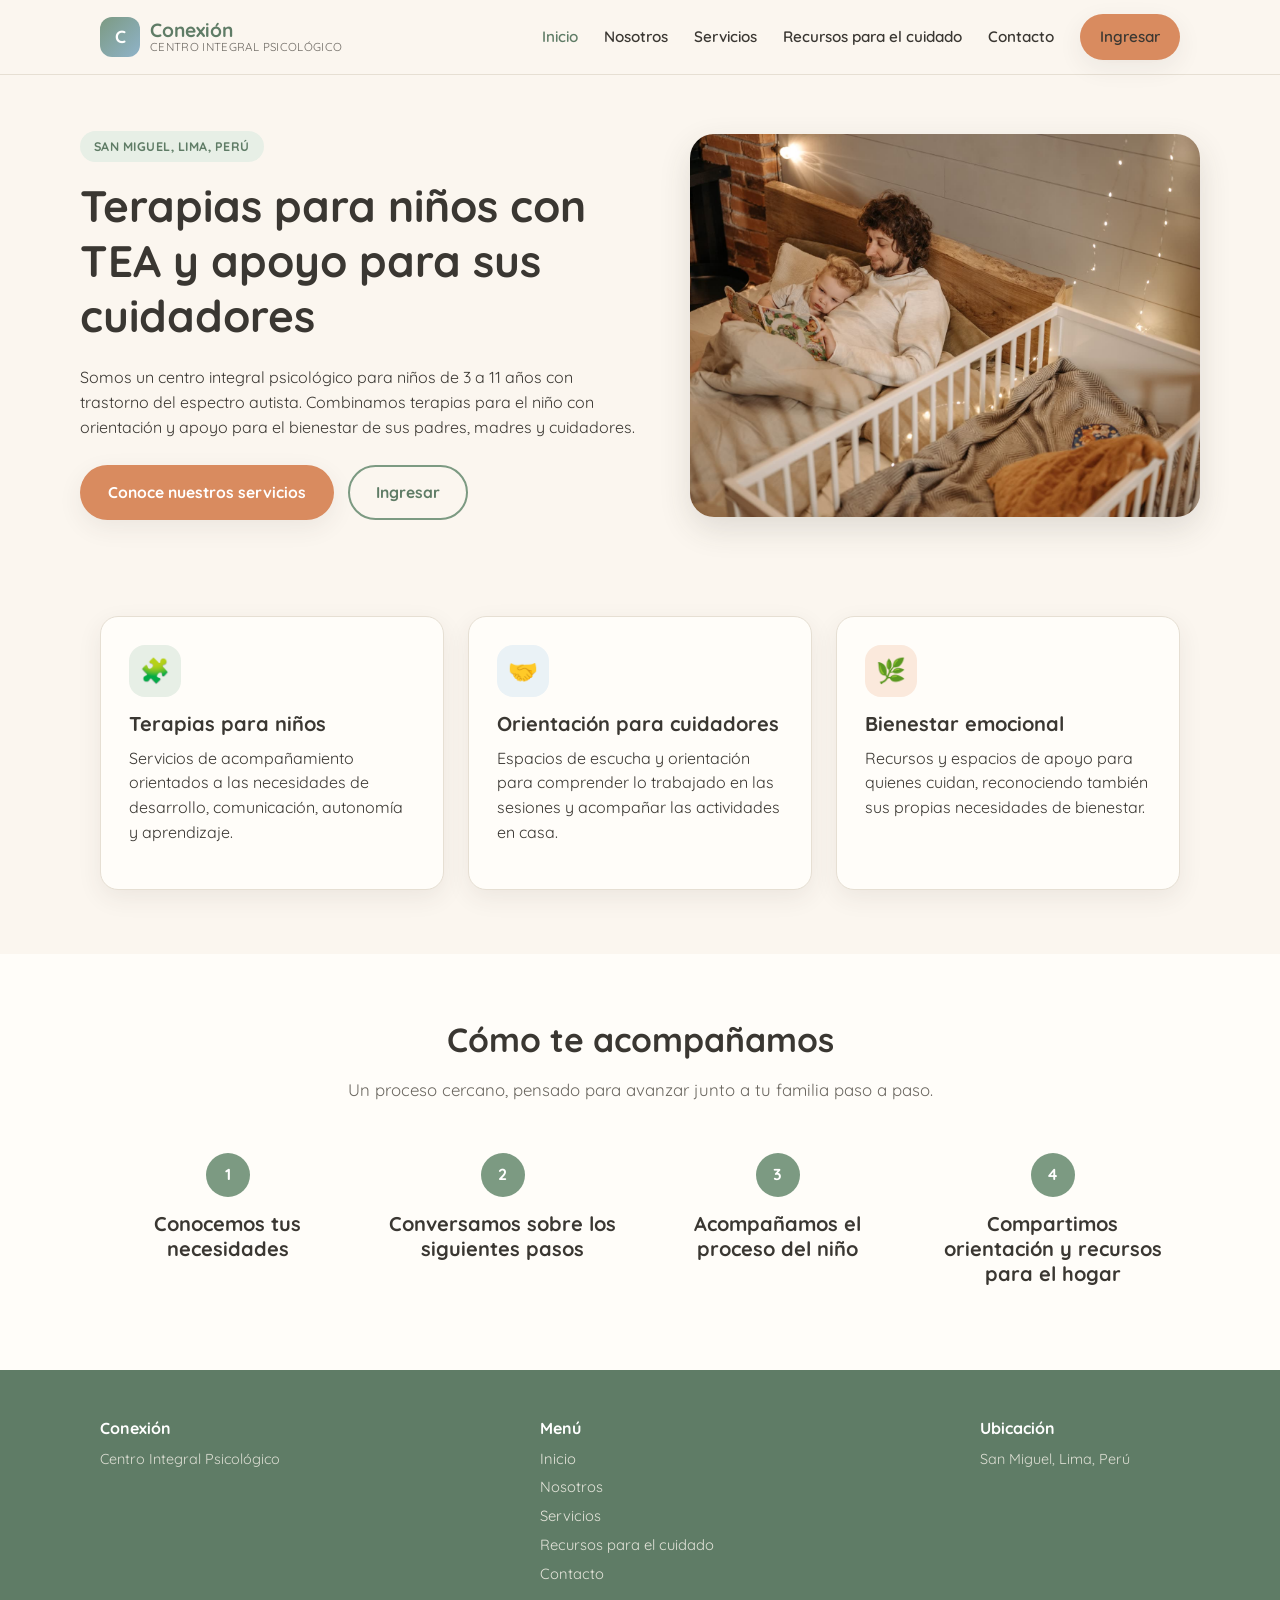
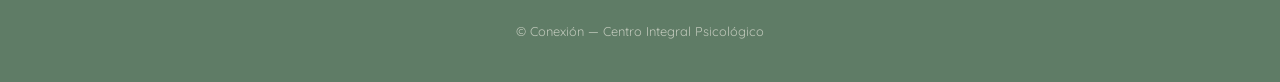
<file: index.html>
<!DOCTYPE html>
<html lang="es">
<head>
<meta charset="UTF-8">
<meta name="viewport" content="width=device-width, initial-scale=1.0">
<title>Conexión — Centro Integral Psicológico</title>
<meta name="description" content="Centro integral psicológico para niños de 3 a 11 años con TEA y apoyo para sus padres, madres y cuidadores, en San Miguel, Lima.">
<link rel="preconnect" href="https://fonts.googleapis.com">
<link rel="stylesheet" href="https://fonts.googleapis.com/css2?family=Quicksand:wght@500;600;700&family=Nunito:wght@400;600;700&display=swap">
<link rel="stylesheet" href="assets/css/styles.css">
</head>
<body>

<header class="encabezado">
  <div class="container">
    <a href="index.html" class="marca">
      <div class="logo-icono">C</div>
      <div class="marca-texto">
        <strong>Conexión</strong>
        <span>CENTRO INTEGRAL PSICOLÓGICO</span>
      </div>
    </a>
    <nav class="nav-publica">
      <a href="index.html" class="activo">Inicio</a>
      <a href="nosotros.html">Nosotros</a>
      <a href="servicios.html">Servicios</a>
      <a href="recursos.html">Recursos para el cuidado</a>
      <a href="contacto.html">Contacto</a>
      <a href="acceso.html" class="btn btn-primario btn-pequeno">Ingresar</a>
    </nav>
    <button class="menu-toggle" aria-label="Abrir menú"><span></span><span></span><span></span></button>
  </div>
</header>

<main>
  <section class="hero container hero-grid">
    <div>
      <span class="hero-badge">San Miguel, Lima, Perú</span>
      <h1>Terapias para niños con TEA y apoyo para sus cuidadores</h1>
      <p>Somos un centro integral psicológico para niños de 3 a 11 años con trastorno
        del espectro autista. Combinamos terapias para el niño con orientación y
        apoyo para el bienestar de sus padres, madres y cuidadores.</p>
      <div class="hero-botones">
        <a href="servicios.html" class="btn btn-primario">Conoce nuestros servicios</a>
        <a href="acceso.html" class="btn btn-secundario">Ingresar</a>
      </div>
    </div>
    <div class="hero-img-wrap">
      <img class="hero-img" src="assets/img/hero-inicio.jpg" alt="Un cuidador y un niño compartiendo una actividad de juego">
    </div>
  </section>

  <section class="seccion">
    <div class="container">
      <div class="grid-3">
        <div class="tarjeta">
          <div class="icono-circulo icono-salvia">🧩</div>
          <h3>Terapias para niños</h3>
          <p>Servicios de acompañamiento orientados a las necesidades de desarrollo,
            comunicación, autonomía y aprendizaje.</p>
        </div>
        <div class="tarjeta">
          <div class="icono-circulo icono-azul">🤝</div>
          <h3>Orientación para cuidadores</h3>
          <p>Espacios de escucha y orientación para comprender lo trabajado en las
            sesiones y acompañar las actividades en casa.</p>
        </div>
        <div class="tarjeta">
          <div class="icono-circulo icono-terracota">🌿</div>
          <h3>Bienestar emocional</h3>
          <p>Recursos y espacios de apoyo para quienes cuidan, reconociendo también
            sus propias necesidades de bienestar.</p>
        </div>
      </div>
    </div>
  </section>

  <section class="seccion seccion-alt">
    <div class="container texto-centro">
      <h2>Cómo te acompañamos</h2>
      <p class="subtitulo">Un proceso cercano, pensado para avanzar junto a tu familia paso a paso.</p>
      <div class="pasos">
        <div class="paso">
          <div class="paso-numero">1</div>
          <h3>Conocemos tus necesidades</h3>
        </div>
        <div class="paso">
          <div class="paso-numero">2</div>
          <h3>Conversamos sobre los siguientes pasos</h3>
        </div>
        <div class="paso">
          <div class="paso-numero">3</div>
          <h3>Acompañamos el proceso del niño</h3>
        </div>
        <div class="paso">
          <div class="paso-numero">4</div>
          <h3>Compartimos orientación y recursos para el hogar</h3>
        </div>
      </div>
    </div>
  </section>
</main>

<footer class="pie">
  <div class="container">
    <div class="pie-col">
      <h4>Conexión</h4>
      <p style="opacity:.85; font-size:.9rem;">Centro Integral Psicológico</p>
    </div>
    <div class="pie-col">
      <h4>Menú</h4>
      <a href="index.html">Inicio</a>
      <a href="nosotros.html">Nosotros</a>
      <a href="servicios.html">Servicios</a>
      <a href="recursos.html">Recursos para el cuidado</a>
      <a href="contacto.html">Contacto</a>
    </div>
    <div class="pie-col">
      <h4>Ubicación</h4>
      <p style="opacity:.85; font-size:.9rem;">San Miguel, Lima, Perú</p>
    </div>
  </div>
  <p class="pie-nota">© Conexión — Centro Integral Psicológico</p>
</footer>

<script src="assets/js/ui.js"></script>
</body>
</html>
</file>
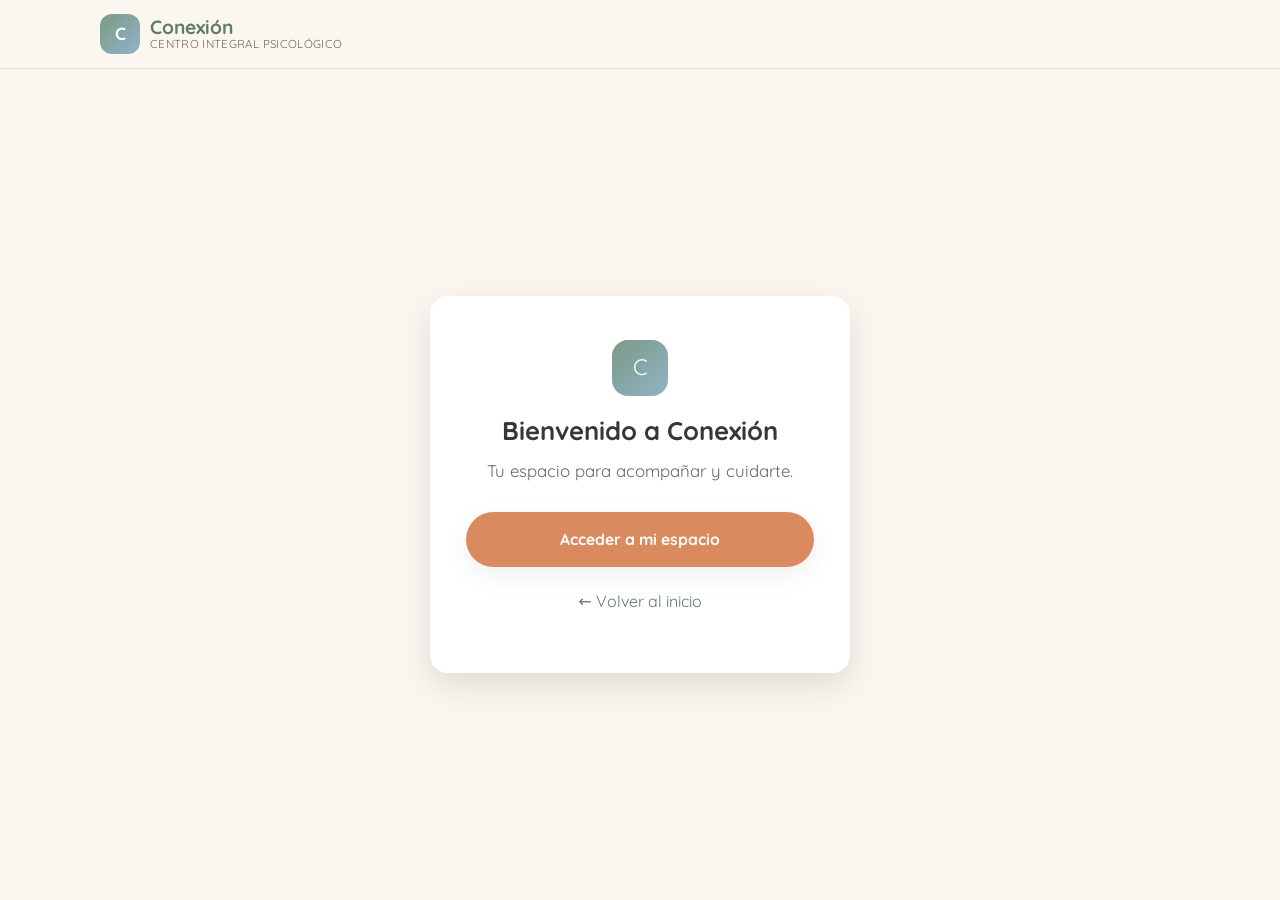
<file: acceso.html>
<!DOCTYPE html>
<html lang="es">
<head>
<meta charset="UTF-8">
<meta name="viewport" content="width=device-width, initial-scale=1.0">
<title>Acceder — Conexión</title>
<link rel="preconnect" href="https://fonts.googleapis.com">
<link rel="stylesheet" href="https://fonts.googleapis.com/css2?family=Quicksand:wght@500;600;700&family=Nunito:wght@400;600;700&display=swap">
<link rel="stylesheet" href="assets/css/styles.css">
<style>
  body{ min-height:100vh; display:flex; flex-direction:column; }
  .acceso-wrap{ flex:1; display:flex; align-items:center; justify-content:center; padding: 40px 20px; }
  .acceso-tarjeta{
    background:#fff; border-radius: var(--radio); box-shadow: var(--sombra-hover);
    padding: 44px 36px; max-width: 420px; width:100%; text-align:center;
  }
  .acceso-tarjeta .logo-icono{ width:56px; height:56px; margin:0 auto 18px; font-size:1.4rem; border-radius:16px; }
</style>
</head>
<body>

<header class="encabezado">
  <div class="container">
    <a href="index.html" class="marca">
      <div class="logo-icono">C</div>
      <div class="marca-texto"><strong>Conexión</strong><span>CENTRO INTEGRAL PSICOLÓGICO</span></div>
    </a>
  </div>
</header>

<div class="acceso-wrap">
  <div class="acceso-tarjeta">
    <div class="logo-icono" style="background:linear-gradient(135deg, var(--verde-salvia), var(--azul-suave)); color:#fff; display:flex; align-items:center; justify-content:center;">C</div>
    <h1 style="font-size:1.6rem;">Bienvenido a Conexión</h1>
    <p class="subtitulo" style="margin-bottom:28px;">Tu espacio para acompañar y cuidarte.</p>
    <a href="cuidador/inicio.html" class="btn btn-primario btn-bloque">Acceder a mi espacio</a>
    <p style="margin-top:22px;"><a href="index.html">← Volver al inicio</a></p>
  </div>
</div>

<script src="assets/js/ui.js"></script>
</body>
</html>
</file>
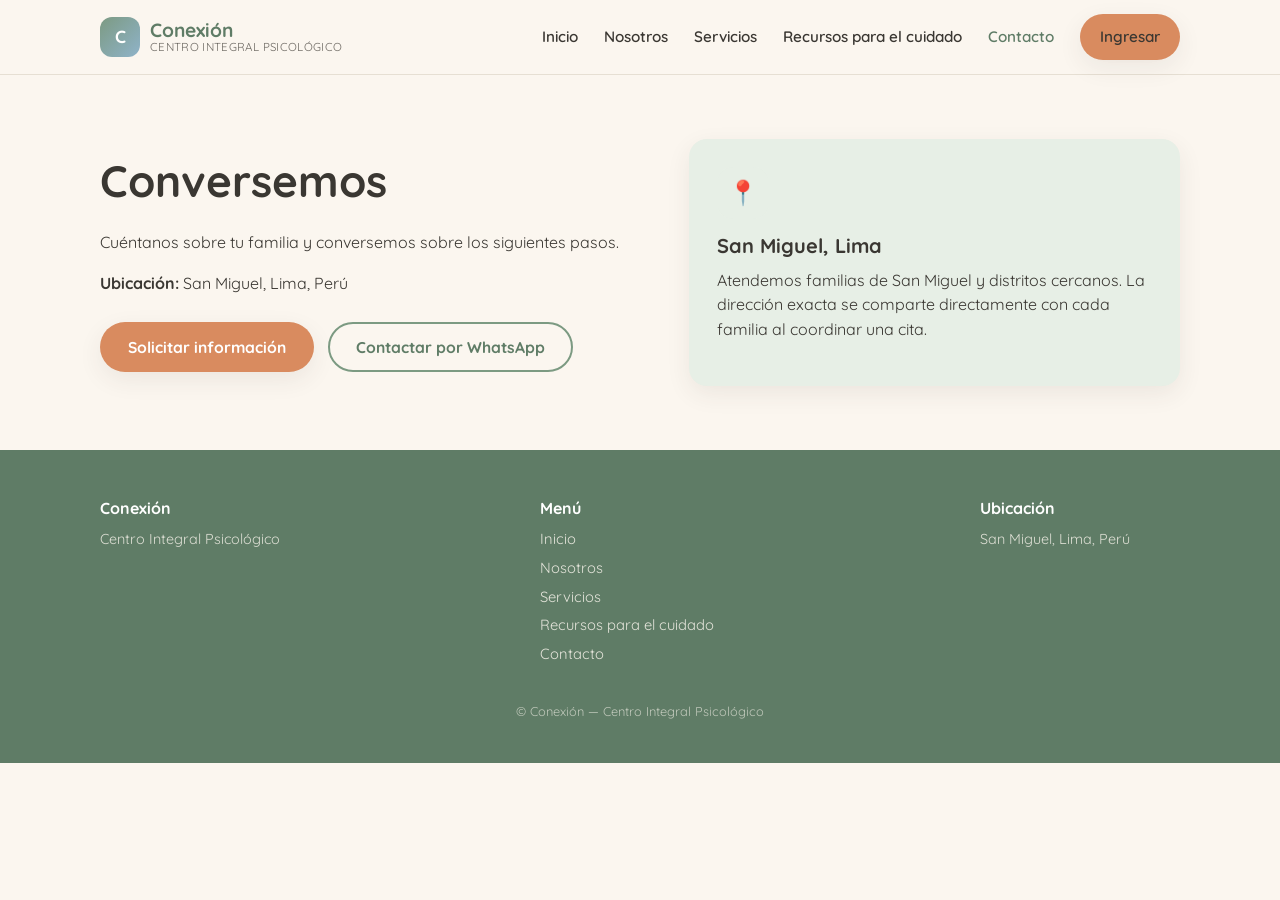
<file: contacto.html>
<!DOCTYPE html>
<html lang="es">
<head>
<meta charset="UTF-8">
<meta name="viewport" content="width=device-width, initial-scale=1.0">
<title>Contacto — Conexión</title>
<link rel="preconnect" href="https://fonts.googleapis.com">
<link rel="stylesheet" href="https://fonts.googleapis.com/css2?family=Quicksand:wght@500;600;700&family=Nunito:wght@400;600;700&display=swap">
<link rel="stylesheet" href="assets/css/styles.css">
</head>
<body>

<header class="encabezado">
  <div class="container">
    <a href="index.html" class="marca">
      <div class="logo-icono">C</div>
      <div class="marca-texto"><strong>Conexión</strong><span>CENTRO INTEGRAL PSICOLÓGICO</span></div>
    </a>
    <nav class="nav-publica">
      <a href="index.html">Inicio</a>
      <a href="nosotros.html">Nosotros</a>
      <a href="servicios.html">Servicios</a>
      <a href="recursos.html">Recursos para el cuidado</a>
      <a href="contacto.html" class="activo">Contacto</a>
      <a href="acceso.html" class="btn btn-primario btn-pequeno">Ingresar</a>
    </nav>
    <button class="menu-toggle" aria-label="Abrir menú"><span></span><span></span><span></span></button>
  </div>
</header>

<main>
  <section class="seccion">
    <div class="container hero-grid">
      <div>
        <h1>Conversemos</h1>
        <p>Cuéntanos sobre tu familia y conversemos sobre los siguientes pasos.</p>
        <p><strong>Ubicación:</strong> San Miguel, Lima, Perú</p>
        <div class="hero-botones">
          <button class="btn btn-primario" data-abrir-modal="m-solicitar-info-contacto">Solicitar información</button>
          <button class="btn btn-secundario" data-abrir-modal="m-whatsapp">Contactar por WhatsApp</button>
        </div>
      </div>
      <div class="tarjeta" style="background:var(--verde-salvia-light); border:none;">
        <div class="icono-circulo icono-salvia">📍</div>
        <h3>San Miguel, Lima</h3>
        <p>Atendemos familias de San Miguel y distritos cercanos. La dirección
          exacta se comparte directamente con cada familia al coordinar una
          cita.</p>
      </div>
    </div>
  </section>
</main>

<footer class="pie">
  <div class="container">
    <div class="pie-col">
      <h4>Conexión</h4>
      <p style="opacity:.85; font-size:.9rem;">Centro Integral Psicológico</p>
    </div>
    <div class="pie-col">
      <h4>Menú</h4>
      <a href="index.html">Inicio</a>
      <a href="nosotros.html">Nosotros</a>
      <a href="servicios.html">Servicios</a>
      <a href="recursos.html">Recursos para el cuidado</a>
      <a href="contacto.html">Contacto</a>
    </div>
    <div class="pie-col">
      <h4>Ubicación</h4>
      <p style="opacity:.85; font-size:.9rem;">San Miguel, Lima, Perú</p>
    </div>
  </div>
  <p class="pie-nota">© Conexión — Centro Integral Psicológico</p>
</footer>

<div class="modal-fondo" id="m-solicitar-info-contacto">
  <div class="modal">
    <button class="modal-cerrar" data-cerrar-modal>✕</button>
    <h3>Solicitar información</h3>
    <form data-confirmacion="conf-info-contacto" data-reset-tras-envio>
      <div class="form-grupo">
        <label for="c-nombre">Nombre</label>
        <input type="text" id="c-nombre" placeholder="Tu nombre">
      </div>
      <div class="form-grupo">
        <label for="c-contacto">Correo o teléfono de contacto</label>
        <input type="text" id="c-contacto" placeholder="¿Cómo te podemos contactar?">
      </div>
      <div class="form-grupo">
        <label for="c-mensaje">¿En qué podemos ayudarte?</label>
        <textarea id="c-mensaje" placeholder="Cuéntanos brevemente tu consulta"></textarea>
      </div>
      <button type="submit" class="btn btn-primario btn-bloque">Enviar solicitud</button>
    </form>
    <div class="mensaje-confirmacion" id="conf-info-contacto">✅ Tu solicitud de información ha sido registrada. Pronto nos pondremos en contacto contigo.</div>
  </div>
</div>

<div class="modal-fondo" id="m-whatsapp">
  <div class="modal">
    <button class="modal-cerrar" data-cerrar-modal>✕</button>
    <h3>Contactar por WhatsApp</h3>
    <p>💬 ¡Gracias por tu interés en Conexión! Un miembro de nuestro equipo te
      responderá por WhatsApp en el horario de atención del centro.</p>
  </div>
</div>

<script src="assets/js/ui.js"></script>
</body>
</html>
</file>
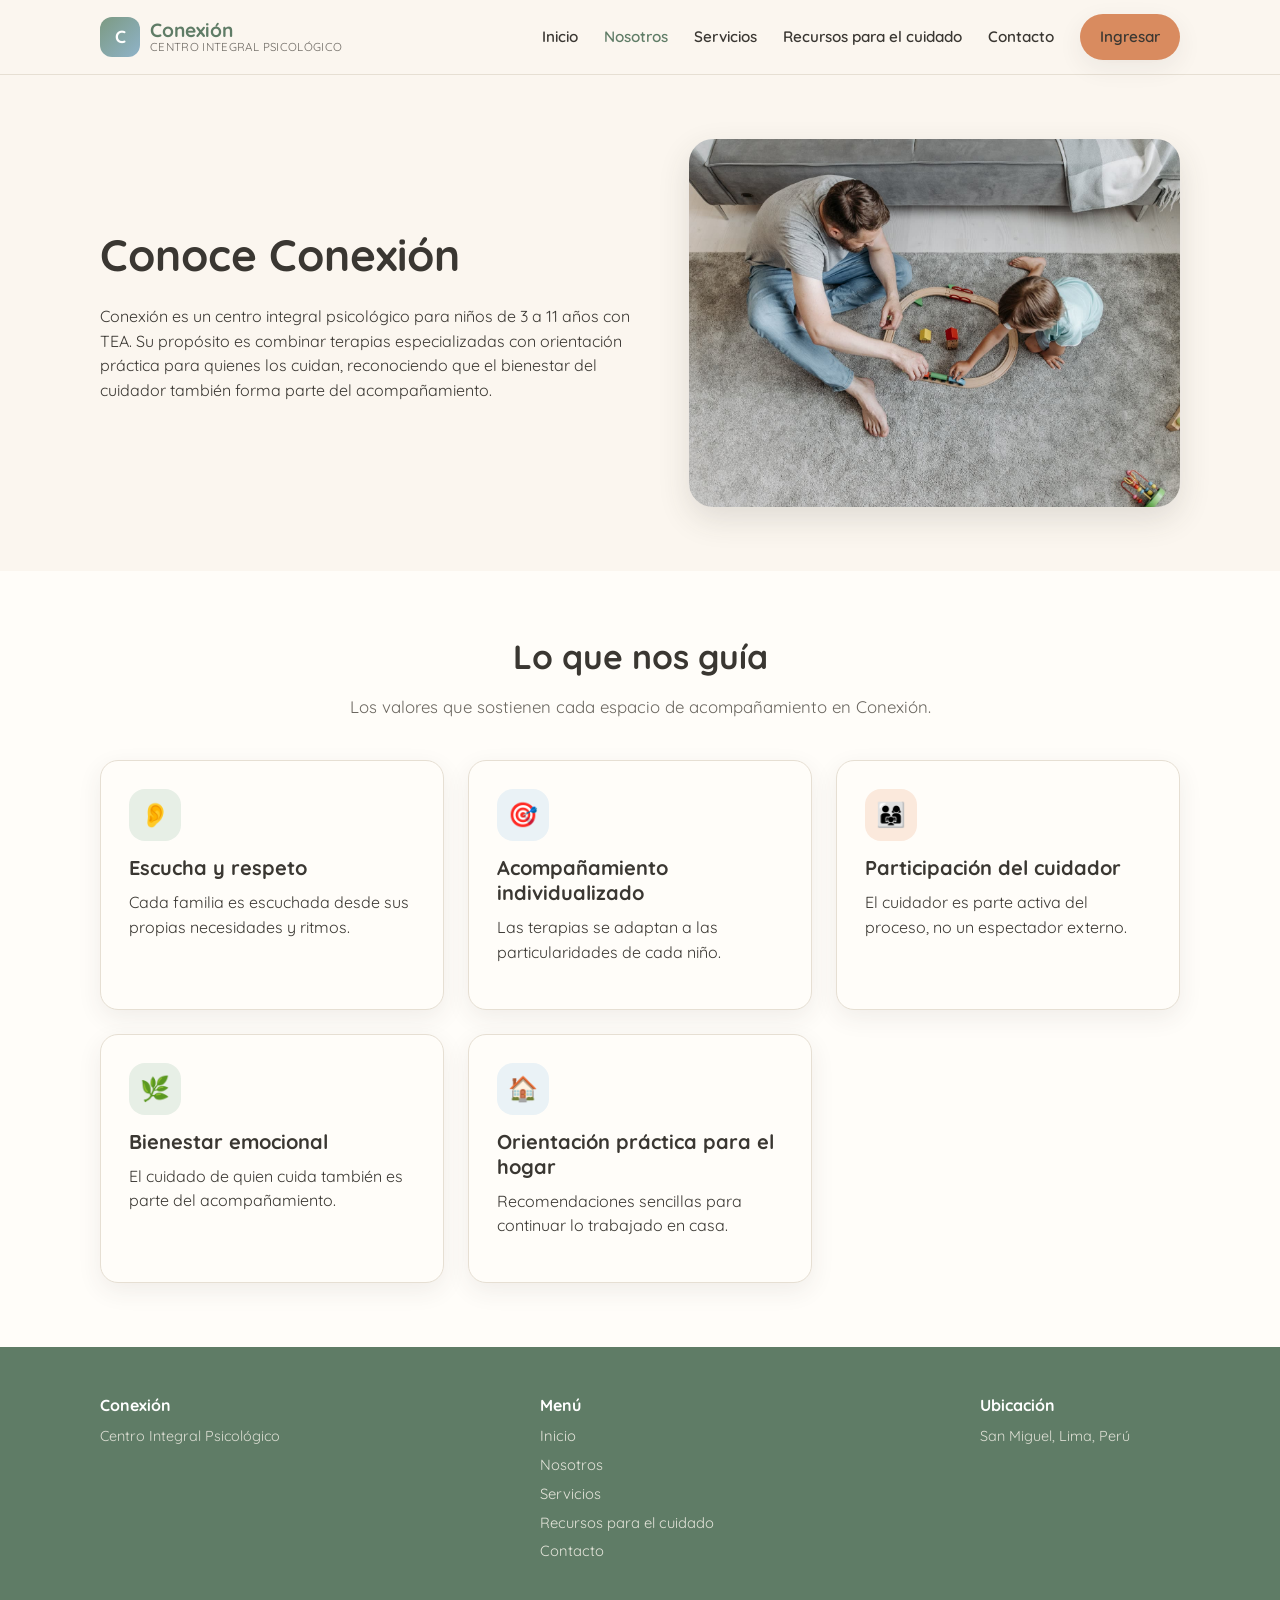
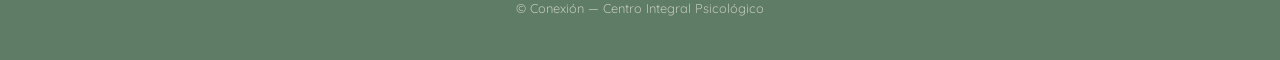
<file: nosotros.html>
<!DOCTYPE html>
<html lang="es">
<head>
<meta charset="UTF-8">
<meta name="viewport" content="width=device-width, initial-scale=1.0">
<title>Nosotros — Conexión</title>
<link rel="preconnect" href="https://fonts.googleapis.com">
<link rel="stylesheet" href="https://fonts.googleapis.com/css2?family=Quicksand:wght@500;600;700&family=Nunito:wght@400;600;700&display=swap">
<link rel="stylesheet" href="assets/css/styles.css">
</head>
<body>

<header class="encabezado">
  <div class="container">
    <a href="index.html" class="marca">
      <div class="logo-icono">C</div>
      <div class="marca-texto"><strong>Conexión</strong><span>CENTRO INTEGRAL PSICOLÓGICO</span></div>
    </a>
    <nav class="nav-publica">
      <a href="index.html">Inicio</a>
      <a href="nosotros.html" class="activo">Nosotros</a>
      <a href="servicios.html">Servicios</a>
      <a href="recursos.html">Recursos para el cuidado</a>
      <a href="contacto.html">Contacto</a>
      <a href="acceso.html" class="btn btn-primario btn-pequeno">Ingresar</a>
    </nav>
    <button class="menu-toggle" aria-label="Abrir menú"><span></span><span></span><span></span></button>
  </div>
</header>

<main>
  <section class="seccion">
    <div class="container hero-grid">
      <div>
        <h1>Conoce Conexión</h1>
        <p>Conexión es un centro integral psicológico para niños de 3 a 11 años con
          TEA. Su propósito es combinar terapias especializadas con orientación
          práctica para quienes los cuidan, reconociendo que el bienestar del
          cuidador también forma parte del acompañamiento.</p>
      </div>
      <div>
        <img class="hero-img" src="assets/img/nosotros.jpg" alt="Un cuidador jugando junto a un niño en casa">
      </div>
    </div>
  </section>

  <section class="seccion seccion-alt">
    <div class="container">
      <h2 class="texto-centro">Lo que nos guía</h2>
      <p class="subtitulo texto-centro">Los valores que sostienen cada espacio de acompañamiento en Conexión.</p>
      <div class="grid-3">
        <div class="tarjeta">
          <div class="icono-circulo icono-salvia">👂</div>
          <h3>Escucha y respeto</h3>
          <p>Cada familia es escuchada desde sus propias necesidades y ritmos.</p>
        </div>
        <div class="tarjeta">
          <div class="icono-circulo icono-azul">🎯</div>
          <h3>Acompañamiento individualizado</h3>
          <p>Las terapias se adaptan a las particularidades de cada niño.</p>
        </div>
        <div class="tarjeta">
          <div class="icono-circulo icono-terracota">👨‍👩‍👧</div>
          <h3>Participación del cuidador</h3>
          <p>El cuidador es parte activa del proceso, no un espectador externo.</p>
        </div>
        <div class="tarjeta">
          <div class="icono-circulo icono-salvia">🌿</div>
          <h3>Bienestar emocional</h3>
          <p>El cuidado de quien cuida también es parte del acompañamiento.</p>
        </div>
        <div class="tarjeta">
          <div class="icono-circulo icono-azul">🏠</div>
          <h3>Orientación práctica para el hogar</h3>
          <p>Recomendaciones sencillas para continuar lo trabajado en casa.</p>
        </div>
      </div>
    </div>
  </section>
</main>

<footer class="pie">
  <div class="container">
    <div class="pie-col">
      <h4>Conexión</h4>
      <p style="opacity:.85; font-size:.9rem;">Centro Integral Psicológico</p>
    </div>
    <div class="pie-col">
      <h4>Menú</h4>
      <a href="index.html">Inicio</a>
      <a href="nosotros.html">Nosotros</a>
      <a href="servicios.html">Servicios</a>
      <a href="recursos.html">Recursos para el cuidado</a>
      <a href="contacto.html">Contacto</a>
    </div>
    <div class="pie-col">
      <h4>Ubicación</h4>
      <p style="opacity:.85; font-size:.9rem;">San Miguel, Lima, Perú</p>
    </div>
  </div>
  <p class="pie-nota">© Conexión — Centro Integral Psicológico</p>
</footer>

<script src="assets/js/ui.js"></script>
</body>
</html>
</file>
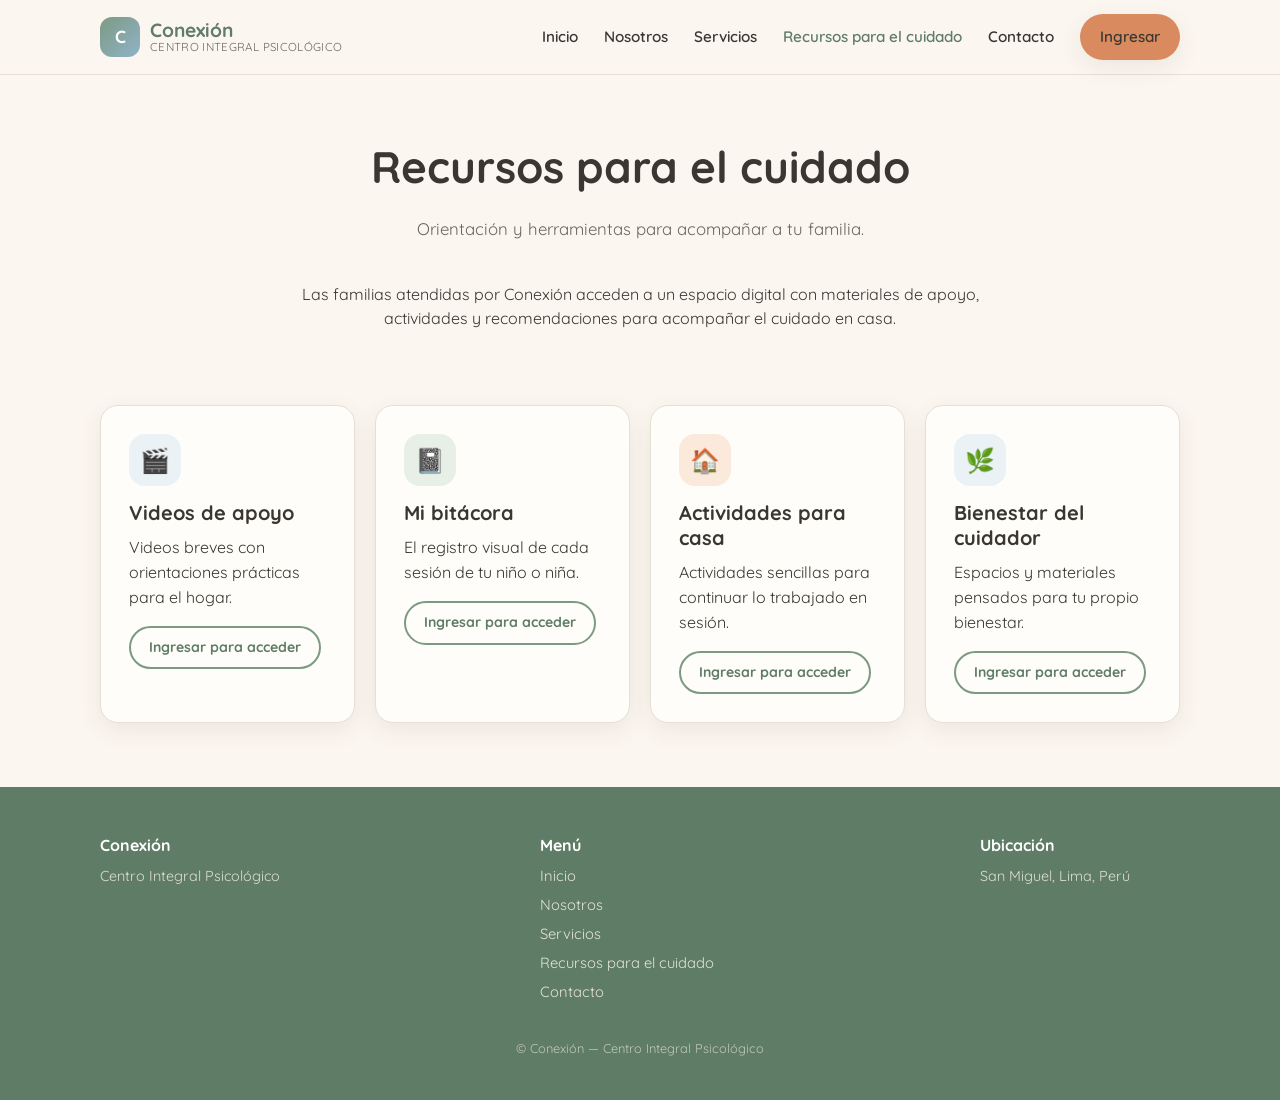
<file: recursos.html>
<!DOCTYPE html>
<html lang="es">
<head>
<meta charset="UTF-8">
<meta name="viewport" content="width=device-width, initial-scale=1.0">
<title>Recursos para el cuidado — Conexión</title>
<link rel="preconnect" href="https://fonts.googleapis.com">
<link rel="stylesheet" href="https://fonts.googleapis.com/css2?family=Quicksand:wght@500;600;700&family=Nunito:wght@400;600;700&display=swap">
<link rel="stylesheet" href="assets/css/styles.css">
</head>
<body>

<header class="encabezado">
  <div class="container">
    <a href="index.html" class="marca">
      <div class="logo-icono">C</div>
      <div class="marca-texto"><strong>Conexión</strong><span>CENTRO INTEGRAL PSICOLÓGICO</span></div>
    </a>
    <nav class="nav-publica">
      <a href="index.html">Inicio</a>
      <a href="nosotros.html">Nosotros</a>
      <a href="servicios.html">Servicios</a>
      <a href="recursos.html" class="activo">Recursos para el cuidado</a>
      <a href="contacto.html">Contacto</a>
      <a href="acceso.html" class="btn btn-primario btn-pequeno">Ingresar</a>
    </nav>
    <button class="menu-toggle" aria-label="Abrir menú"><span></span><span></span><span></span></button>
  </div>
</header>

<main>
  <section class="seccion texto-centro">
    <div class="container">
      <h1>Recursos para el cuidado</h1>
      <p class="subtitulo">Orientación y herramientas para acompañar a tu familia.</p>
      <p style="max-width:680px; margin:0 auto 10px;">Las familias atendidas por Conexión acceden a un espacio digital con
        materiales de apoyo, actividades y recomendaciones para acompañar el
        cuidado en casa.</p>
    </div>
  </section>

  <section class="seccion" style="padding-top:0;">
    <div class="container">
      <div class="grid-4">
        <div class="tarjeta">
          <div class="icono-circulo icono-azul">🎬</div>
          <h3>Videos de apoyo</h3>
          <p>Videos breves con orientaciones prácticas para el hogar.</p>
          <a href="acceso.html" class="btn btn-secundario btn-pequeno">Ingresar para acceder</a>
        </div>
        <div class="tarjeta">
          <div class="icono-circulo icono-salvia">📓</div>
          <h3>Mi bitácora</h3>
          <p>El registro visual de cada sesión de tu niño o niña.</p>
          <a href="acceso.html" class="btn btn-secundario btn-pequeno">Ingresar para acceder</a>
        </div>
        <div class="tarjeta">
          <div class="icono-circulo icono-terracota">🏠</div>
          <h3>Actividades para casa</h3>
          <p>Actividades sencillas para continuar lo trabajado en sesión.</p>
          <a href="acceso.html" class="btn btn-secundario btn-pequeno">Ingresar para acceder</a>
        </div>
        <div class="tarjeta">
          <div class="icono-circulo icono-azul">🌿</div>
          <h3>Bienestar del cuidador</h3>
          <p>Espacios y materiales pensados para tu propio bienestar.</p>
          <a href="acceso.html" class="btn btn-secundario btn-pequeno">Ingresar para acceder</a>
        </div>
      </div>
    </div>
  </section>
</main>

<footer class="pie">
  <div class="container">
    <div class="pie-col">
      <h4>Conexión</h4>
      <p style="opacity:.85; font-size:.9rem;">Centro Integral Psicológico</p>
    </div>
    <div class="pie-col">
      <h4>Menú</h4>
      <a href="index.html">Inicio</a>
      <a href="nosotros.html">Nosotros</a>
      <a href="servicios.html">Servicios</a>
      <a href="recursos.html">Recursos para el cuidado</a>
      <a href="contacto.html">Contacto</a>
    </div>
    <div class="pie-col">
      <h4>Ubicación</h4>
      <p style="opacity:.85; font-size:.9rem;">San Miguel, Lima, Perú</p>
    </div>
  </div>
  <p class="pie-nota">© Conexión — Centro Integral Psicológico</p>
</footer>

<script src="assets/js/ui.js"></script>
</body>
</html>
</file>
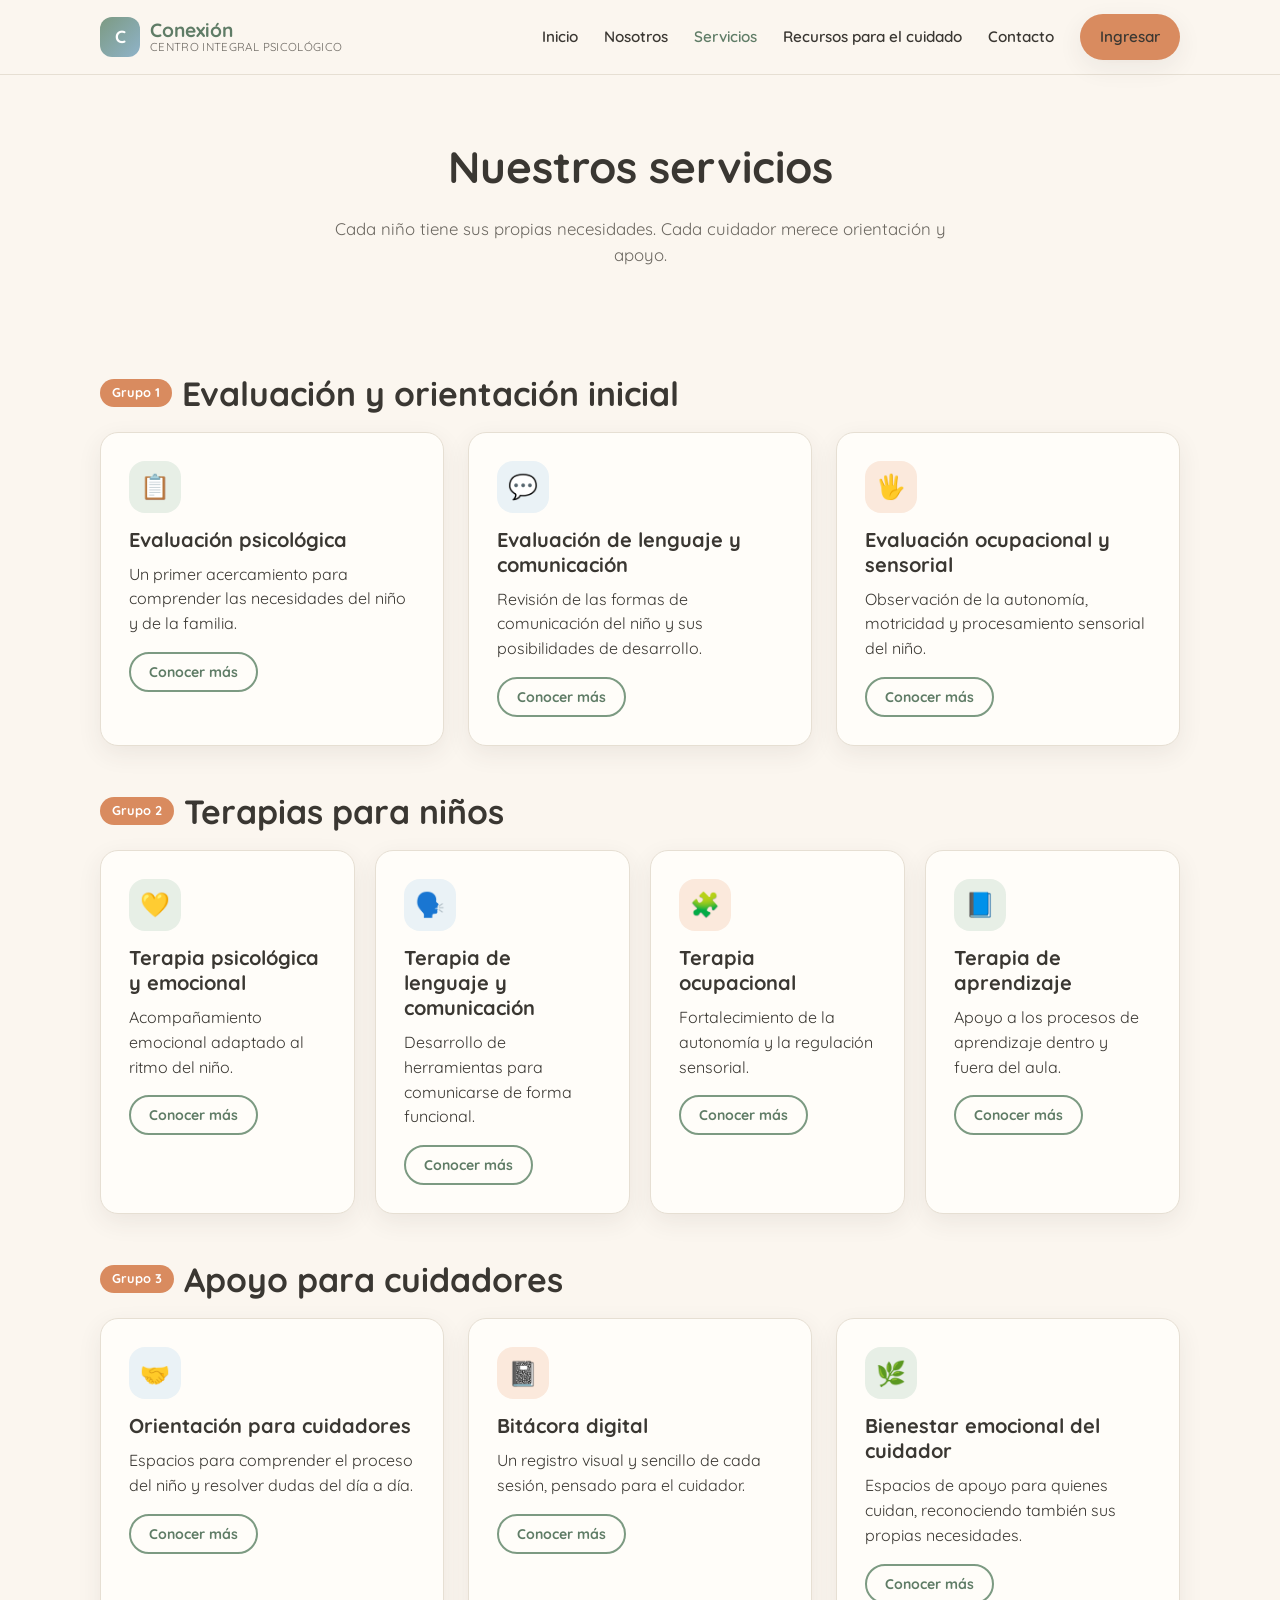
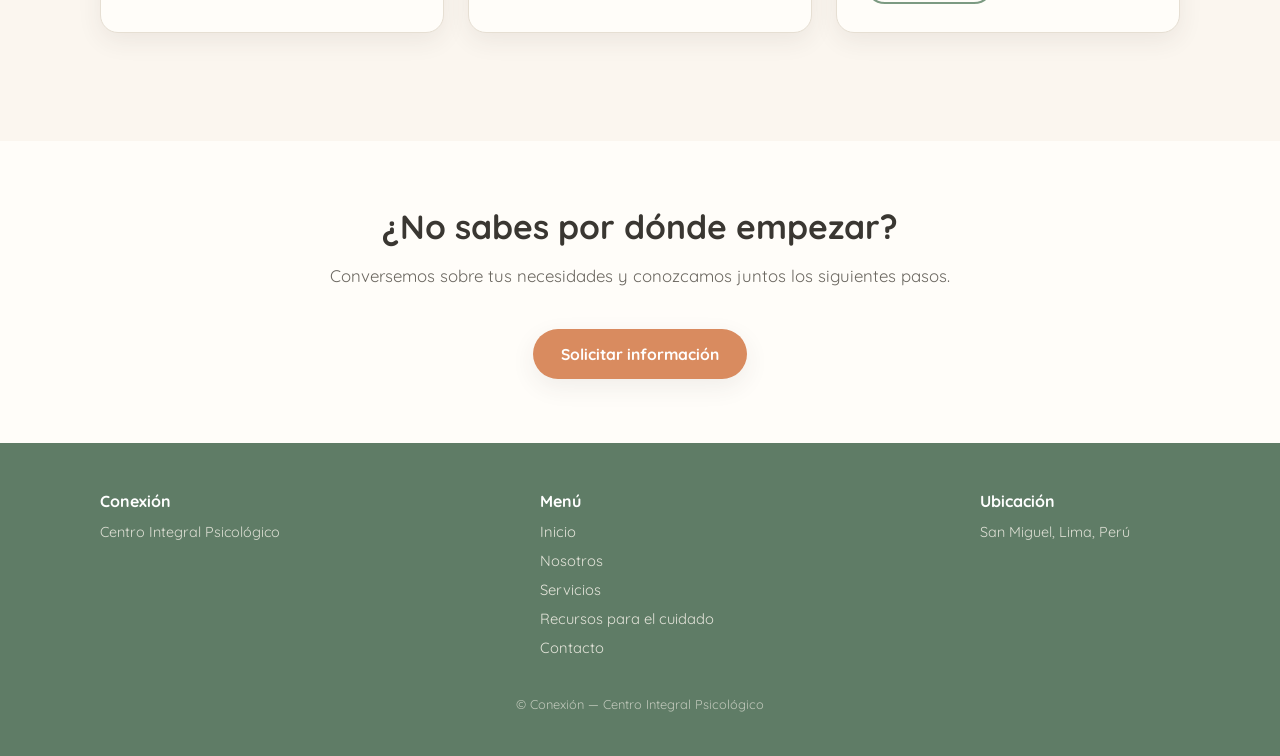
<file: servicios.html>
<!DOCTYPE html>
<html lang="es">
<head>
<meta charset="UTF-8">
<meta name="viewport" content="width=device-width, initial-scale=1.0">
<title>Servicios — Conexión</title>
<link rel="preconnect" href="https://fonts.googleapis.com">
<link rel="stylesheet" href="https://fonts.googleapis.com/css2?family=Quicksand:wght@500;600;700&family=Nunito:wght@400;600;700&display=swap">
<link rel="stylesheet" href="assets/css/styles.css">
</head>
<body>

<header class="encabezado">
  <div class="container">
    <a href="index.html" class="marca">
      <div class="logo-icono">C</div>
      <div class="marca-texto"><strong>Conexión</strong><span>CENTRO INTEGRAL PSICOLÓGICO</span></div>
    </a>
    <nav class="nav-publica">
      <a href="index.html">Inicio</a>
      <a href="nosotros.html">Nosotros</a>
      <a href="servicios.html" class="activo">Servicios</a>
      <a href="recursos.html">Recursos para el cuidado</a>
      <a href="contacto.html">Contacto</a>
      <a href="acceso.html" class="btn btn-primario btn-pequeno">Ingresar</a>
    </nav>
    <button class="menu-toggle" aria-label="Abrir menú"><span></span><span></span><span></span></button>
  </div>
</header>

<main>
  <section class="seccion texto-centro">
    <div class="container">
      <h1>Nuestros servicios</h1>
      <p class="subtitulo">Cada niño tiene sus propias necesidades. Cada cuidador merece orientación y apoyo.</p>
    </div>
  </section>

  <section class="seccion" style="padding-top:0;">
    <div class="container">

      <!-- GRUPO 1 -->
      <div class="grupo-servicios">
        <div class="grupo-titulo"><span class="numero">Grupo 1</span><h2 style="margin:0;">Evaluación y orientación inicial</h2></div>
        <div class="grid-3">
          <div class="tarjeta">
            <div class="icono-circulo icono-salvia">📋</div>
            <h3>Evaluación psicológica</h3>
            <p>Un primer acercamiento para comprender las necesidades del niño y de la familia.</p>
            <button class="btn btn-secundario btn-pequeno" data-abrir-modal="m-eval-psicologica">Conocer más</button>
          </div>
          <div class="tarjeta">
            <div class="icono-circulo icono-azul">💬</div>
            <h3>Evaluación de lenguaje y comunicación</h3>
            <p>Revisión de las formas de comunicación del niño y sus posibilidades de desarrollo.</p>
            <button class="btn btn-secundario btn-pequeno" data-abrir-modal="m-eval-lenguaje">Conocer más</button>
          </div>
          <div class="tarjeta">
            <div class="icono-circulo icono-terracota">🖐️</div>
            <h3>Evaluación ocupacional y sensorial</h3>
            <p>Observación de la autonomía, motricidad y procesamiento sensorial del niño.</p>
            <button class="btn btn-secundario btn-pequeno" data-abrir-modal="m-eval-ocupacional">Conocer más</button>
          </div>
        </div>
      </div>

      <!-- GRUPO 2 -->
      <div class="grupo-servicios">
        <div class="grupo-titulo"><span class="numero">Grupo 2</span><h2 style="margin:0;">Terapias para niños</h2></div>
        <div class="grid-4">
          <div class="tarjeta">
            <div class="icono-circulo icono-salvia">💛</div>
            <h3>Terapia psicológica y emocional</h3>
            <p>Acompañamiento emocional adaptado al ritmo del niño.</p>
            <button class="btn btn-secundario btn-pequeno" data-abrir-modal="m-terapia-psicologica">Conocer más</button>
          </div>
          <div class="tarjeta">
            <div class="icono-circulo icono-azul">🗣️</div>
            <h3>Terapia de lenguaje y comunicación</h3>
            <p>Desarrollo de herramientas para comunicarse de forma funcional.</p>
            <button class="btn btn-secundario btn-pequeno" data-abrir-modal="m-terapia-lenguaje">Conocer más</button>
          </div>
          <div class="tarjeta">
            <div class="icono-circulo icono-terracota">🧩</div>
            <h3>Terapia ocupacional</h3>
            <p>Fortalecimiento de la autonomía y la regulación sensorial.</p>
            <button class="btn btn-secundario btn-pequeno" data-abrir-modal="m-terapia-ocupacional">Conocer más</button>
          </div>
          <div class="tarjeta">
            <div class="icono-circulo icono-salvia">📘</div>
            <h3>Terapia de aprendizaje</h3>
            <p>Apoyo a los procesos de aprendizaje dentro y fuera del aula.</p>
            <button class="btn btn-secundario btn-pequeno" data-abrir-modal="m-terapia-aprendizaje">Conocer más</button>
          </div>
        </div>
      </div>

      <!-- GRUPO 3 -->
      <div class="grupo-servicios">
        <div class="grupo-titulo"><span class="numero">Grupo 3</span><h2 style="margin:0;">Apoyo para cuidadores</h2></div>
        <div class="grid-3">
          <div class="tarjeta">
            <div class="icono-circulo icono-azul">🤝</div>
            <h3>Orientación para cuidadores</h3>
            <p>Espacios para comprender el proceso del niño y resolver dudas del día a día.</p>
            <button class="btn btn-secundario btn-pequeno" data-abrir-modal="m-orientacion">Conocer más</button>
          </div>
          <div class="tarjeta">
            <div class="icono-circulo icono-terracota">📓</div>
            <h3>Bitácora digital</h3>
            <p>Un registro visual y sencillo de cada sesión, pensado para el cuidador.</p>
            <button class="btn btn-secundario btn-pequeno" data-abrir-modal="m-bitacora">Conocer más</button>
          </div>
          <div class="tarjeta">
            <div class="icono-circulo icono-salvia">🌿</div>
            <h3>Bienestar emocional del cuidador</h3>
            <p>Espacios de apoyo para quienes cuidan, reconociendo también sus propias necesidades.</p>
            <button class="btn btn-secundario btn-pequeno" data-abrir-modal="m-bienestar-cuidador">Conocer más</button>
          </div>
        </div>
      </div>

    </div>
  </section>

  <section class="seccion seccion-alt texto-centro">
    <div class="container">
      <h2>¿No sabes por dónde empezar?</h2>
      <p class="subtitulo">Conversemos sobre tus necesidades y conozcamos juntos los siguientes pasos.</p>
      <button class="btn btn-primario" data-abrir-modal="m-solicitar-info">Solicitar información</button>
    </div>
  </section>
</main>

<footer class="pie">
  <div class="container">
    <div class="pie-col">
      <h4>Conexión</h4>
      <p style="opacity:.85; font-size:.9rem;">Centro Integral Psicológico</p>
    </div>
    <div class="pie-col">
      <h4>Menú</h4>
      <a href="index.html">Inicio</a>
      <a href="nosotros.html">Nosotros</a>
      <a href="servicios.html">Servicios</a>
      <a href="recursos.html">Recursos para el cuidado</a>
      <a href="contacto.html">Contacto</a>
    </div>
    <div class="pie-col">
      <h4>Ubicación</h4>
      <p style="opacity:.85; font-size:.9rem;">San Miguel, Lima, Perú</p>
    </div>
  </div>
  <p class="pie-nota">© Conexión — Centro Integral Psicológico</p>
</footer>

<!-- ===================== Modales de servicios ===================== -->

<div class="modal-fondo" id="m-eval-psicologica">
  <div class="modal">
    <button class="modal-cerrar" data-cerrar-modal>✕</button>
    <h3>Evaluación psicológica</h3>
    <p>Un primer espacio de encuentro con la familia para conocer la historia del
      niño, sus intereses, sus formas de comunicación y las preocupaciones del
      cuidador. A partir de esta evaluación se conversa sobre los posibles
      siguientes pasos dentro del centro.</p>
    <div class="modal-nota">Las indicaciones específicas para cada caso serán proporcionadas por el profesional a cargo.</div>
  </div>
</div>

<div class="modal-fondo" id="m-eval-lenguaje">
  <div class="modal">
    <button class="modal-cerrar" data-cerrar-modal>✕</button>
    <h3>Evaluación de lenguaje y comunicación</h3>
    <p>Observación de las formas en que el niño se comunica, ya sea con palabras,
      gestos, pictogramas u otras formas de expresión, para identificar qué
      herramientas pueden fortalecer su comunicación.</p>
    <div class="modal-nota">Las indicaciones específicas para cada caso serán proporcionadas por el profesional a cargo.</div>
  </div>
</div>

<div class="modal-fondo" id="m-eval-ocupacional">
  <div class="modal">
    <button class="modal-cerrar" data-cerrar-modal>✕</button>
    <h3>Evaluación ocupacional y sensorial</h3>
    <p>Revisión de la autonomía del niño en actividades cotidianas y de su forma
      de procesar estímulos sensoriales (sonidos, texturas, luces), como base para
      planificar la terapia ocupacional.</p>
    <div class="modal-nota">Las indicaciones específicas para cada caso serán proporcionadas por el profesional a cargo.</div>
  </div>
</div>

<div class="modal-fondo" id="m-terapia-psicologica">
  <div class="modal">
    <button class="modal-cerrar" data-cerrar-modal>✕</button>
    <h3>Terapia psicológica y emocional</h3>
    <p>Sesiones individuales orientadas a acompañar el desarrollo emocional del
      niño: reconocimiento de emociones, manejo de la frustración y fortalecimiento
      de su seguridad personal.</p>
    <div class="modal-nota">Las indicaciones específicas para cada caso serán proporcionadas por el profesional a cargo.</div>
  </div>
</div>

<div class="modal-fondo" id="m-terapia-lenguaje">
  <div class="modal">
    <button class="modal-cerrar" data-cerrar-modal>✕</button>
    <h3>Terapia de lenguaje y comunicación</h3>
    <p>Trabajo continuo para ampliar las formas en que el niño se comunica,
      usando el juego, pictogramas y otras estrategias adaptadas a su ritmo.</p>
    <div class="modal-nota">Las indicaciones específicas para cada caso serán proporcionadas por el profesional a cargo.</div>
  </div>
</div>

<div class="modal-fondo" id="m-terapia-ocupacional">
  <div class="modal">
    <button class="modal-cerrar" data-cerrar-modal>✕</button>
    <h3>Terapia ocupacional</h3>
    <p>Actividades que fortalecen la coordinación, la autonomía en tareas diarias
      y la regulación de estímulos sensoriales.</p>
    <div class="modal-nota">Las indicaciones específicas para cada caso serán proporcionadas por el profesional a cargo.</div>
  </div>
</div>

<div class="modal-fondo" id="m-terapia-aprendizaje">
  <div class="modal">
    <button class="modal-cerrar" data-cerrar-modal>✕</button>
    <h3>Terapia de aprendizaje</h3>
    <p>Apoyo a los procesos de atención, comprensión y organización que
      acompañan el aprendizaje del niño, en coordinación con su entorno escolar
      cuando corresponde.</p>
    <div class="modal-nota">Las indicaciones específicas para cada caso serán proporcionadas por el profesional a cargo.</div>
  </div>
</div>

<div class="modal-fondo" id="m-orientacion">
  <div class="modal">
    <button class="modal-cerrar" data-cerrar-modal>✕</button>
    <h3>Orientación para cuidadores</h3>
    <p>Espacios de conversación donde el cuidador puede entender mejor lo que se
      trabaja en las sesiones, resolver dudas y recibir orientación práctica para
      el día a día en casa.</p>
  </div>
</div>

<div class="modal-fondo" id="m-bitacora">
  <div class="modal">
    <button class="modal-cerrar" data-cerrar-modal>✕</button>
    <h3>Bitácora digital</h3>
    <p>Un registro visual de cada sesión, pensado para que el cuidador entienda
      con claridad qué se trabajó, qué puede practicar en casa y cómo fue esa
      experiencia. Disponible dentro de tu espacio como cuidador.</p>
  </div>
</div>

<div class="modal-fondo" id="m-bienestar-cuidador">
  <div class="modal">
    <button class="modal-cerrar" data-cerrar-modal>✕</button>
    <h3>Bienestar emocional del cuidador</h3>
    <p>Recursos y espacios de apoyo pensados para quienes cuidan, porque su
      bienestar también forma parte del acompañamiento a la familia.</p>
  </div>
</div>

<div class="modal-fondo" id="m-solicitar-info">
  <div class="modal">
    <button class="modal-cerrar" data-cerrar-modal>✕</button>
    <h3>Solicitar información</h3>
    <form data-confirmacion="conf-info" data-reset-tras-envio>
      <div class="form-grupo">
        <label for="info-nombre">Nombre</label>
        <input type="text" id="info-nombre" placeholder="Tu nombre">
      </div>
      <div class="form-grupo">
        <label for="info-contacto">Correo o teléfono de contacto</label>
        <input type="text" id="info-contacto" placeholder="¿Cómo te podemos contactar?">
      </div>
      <div class="form-grupo">
        <label for="info-mensaje">¿En qué podemos ayudarte?</label>
        <textarea id="info-mensaje" placeholder="Cuéntanos brevemente tu consulta"></textarea>
      </div>
      <button type="submit" class="btn btn-primario btn-bloque">Enviar solicitud</button>
    </form>
    <div class="mensaje-confirmacion" id="conf-info">✅ Tu solicitud de información ha sido registrada. Pronto nos pondremos en contacto contigo.</div>
  </div>
</div>

<script src="assets/js/ui.js"></script>
</body>
</html>
</file>
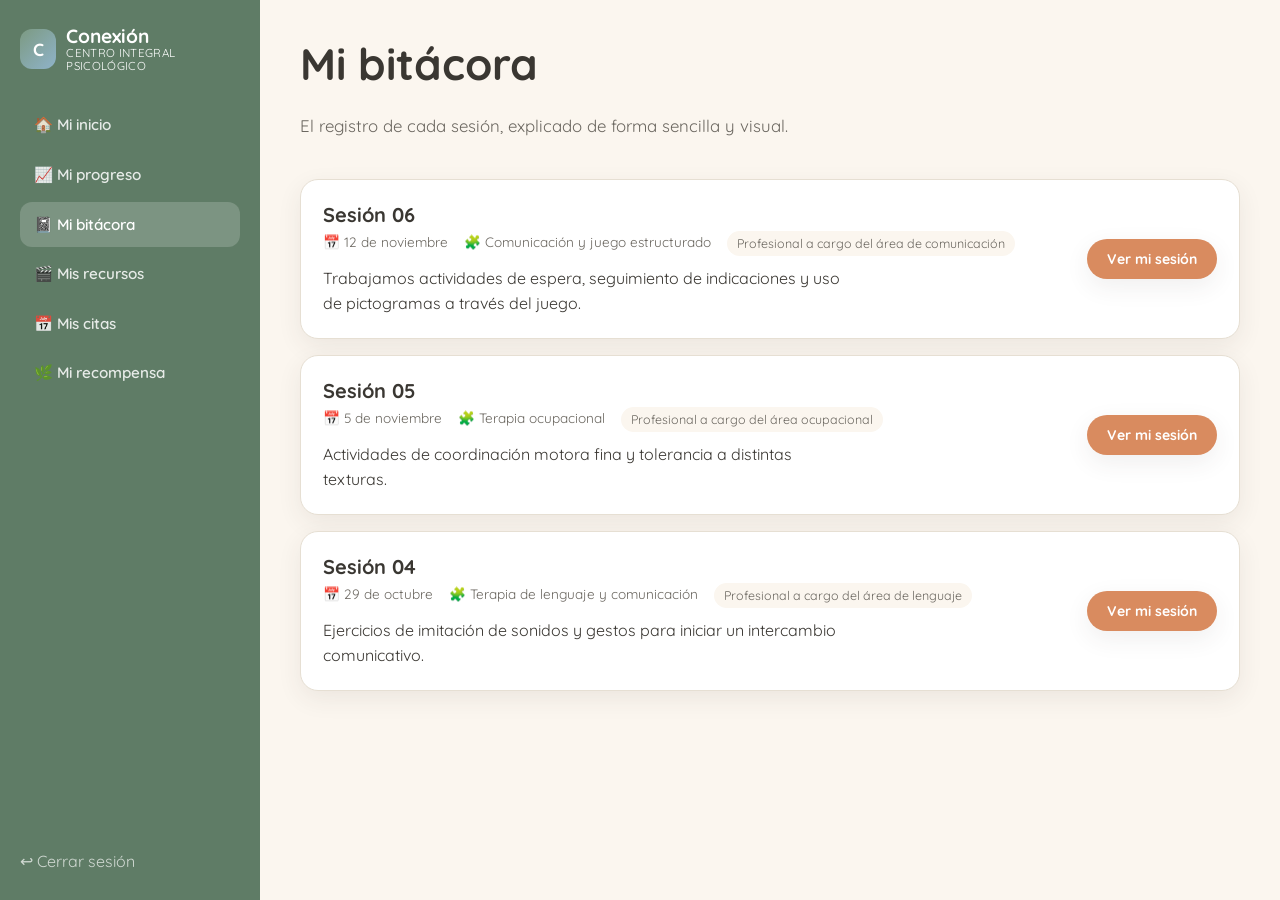
<file: cuidador/bitacora.html>
<!DOCTYPE html>
<html lang="es">
<head>
<meta charset="UTF-8">
<meta name="viewport" content="width=device-width, initial-scale=1.0">
<title>Mi bitácora — Conexión</title>
<link rel="preconnect" href="https://fonts.googleapis.com">
<link rel="stylesheet" href="https://fonts.googleapis.com/css2?family=Quicksand:wght@500;600;700&family=Nunito:wght@400;600;700&display=swap">
<link rel="stylesheet" href="../assets/css/styles.css">
</head>
<body>

<div class="topbar-movil">
  <div class="marca"><div class="logo-icono">C</div><strong>Conexión</strong></div>
  <button aria-label="Abrir menú">☰</button>
</div>

<div class="app-cuidador">
  <aside class="sidebar">
    <a href="../index.html" class="marca">
      <div class="logo-icono">C</div>
      <div class="marca-texto"><strong>Conexión</strong><span>CENTRO INTEGRAL PSICOLÓGICO</span></div>
    </a>
    <nav>
      <a href="inicio.html">🏠 Mi inicio</a>
      <a href="progreso.html">📈 Mi progreso</a>
      <a href="bitacora.html" class="activo">📓 Mi bitácora</a>
      <a href="recursos.html">🎬 Mis recursos</a>
      <a href="citas.html">📅 Mis citas</a>
      <a href="recompensa.html">🌿 Mi recompensa</a>
    </nav>
    <div class="salir"><a href="../index.html" data-cerrar-sesion>↩ Cerrar sesión</a></div>
  </aside>

  <main class="contenido-cuidador">

    <div id="vista-lista">
      <h1>Mi bitácora</h1>
      <p class="subtitulo" style="margin-left:0;">El registro de cada sesión, explicado de forma sencilla y visual.</p>
      <div id="lista-sesiones"></div>
    </div>

    <div id="vista-detalle" style="display:none;">
      <button class="btn btn-secundario btn-pequeno" id="btn-volver-lista" style="margin-bottom:20px;">← Volver a mi bitácora</button>
      <div id="detalle-sesion"></div>
    </div>

  </main>
</div>

<script src="../assets/js/estado.js"></script>
<script src="../assets/js/ui.js"></script>
<script>
  const etiquetasRespuesta = {
    'realizada': 'La realizamos y nos resultó cómoda',
    'con-apoyo': 'La intentamos con apoyo',
    'duda': 'Tenemos una duda',
    'pendiente': 'Aún no la hemos realizado'
  };

  function pintarLista(){
    const estado = obtenerEstado();
    const cont = document.getElementById('lista-sesiones');
    cont.innerHTML = estado.bitacora.sesiones.map(s => `
      <div class="sesion-tarjeta">
        <div>
          <h3 style="margin-bottom:4px;">Sesión ${String(s.numero).padStart(2,'0')}</h3>
          <div class="sesion-meta">
            <span>📅 ${s.fecha}</span>
            <span>🧩 ${s.area}</span>
            <span class="badge-rol">${s.profesional}</span>
          </div>
          <p style="margin:10px 0 0; max-width:520px;">${s.resumen}</p>
        </div>
        <button class="btn btn-primario btn-pequeno" data-ver="${s.numero}">Ver mi sesión</button>
      </div>
    `).join('');

    cont.querySelectorAll('[data-ver]').forEach(boton => {
      boton.addEventListener('click', () => mostrarDetalle(Number(boton.getAttribute('data-ver'))));
    });
  }

  function mostrarDetalle(numero){
    const estado = obtenerEstado();
    const s = estado.bitacora.sesiones.find(x => x.numero === numero);
    if(!s) return;

    document.getElementById('vista-lista').style.display = 'none';
    document.getElementById('vista-detalle').style.display = 'block';

    document.getElementById('detalle-sesion').innerHTML = `
      <div class="bloque-pregunta">
        <h3>Sesión ${String(s.numero).padStart(2,'0')}</h3>
        <div class="sesion-meta">
          <span>📅 ${s.fecha}</span>
          <span>🧩 ${s.area}</span>
          <span class="badge-rol">${s.profesional}</span>
        </div>
      </div>

      <div class="bloque-pregunta">
        <h3>🧩 ¿Qué trabajamos hoy?</h3>
        <div>${s.actividades.map(a => `<span class="actividad-chip">${a}</span>`).join('')}</div>
      </div>

      <div class="bloque-pregunta">
        <h3>🏠 ¿Qué podemos practicar en casa?</h3>
        <ul style="margin:0; padding-left:20px;">
          ${s.practicarCasa.map(p => `<li style="margin-bottom:6px;">${p}</li>`).join('')}
        </ul>
        <div class="modal-nota">Las indicaciones específicas serán compartidas por el profesional a cargo.</div>
      </div>

      <div class="bloque-pregunta">
        <h3>🎬 Material de apoyo</h3>
        <div class="marcador-video">▶ Pictograma / video de la sesión</div>
      </div>

      <div class="bloque-pregunta">
        <h3>💬 ¿Cómo nos fue?</h3>
        <div class="opciones-respuesta" id="opciones-respuesta-detalle">
          ${['realizada','con-apoyo','duda','pendiente'].map(r => `
            <button class="opcion-respuesta ${s.respuesta===r?'seleccionada':''}" data-resp="${r}">${etiquetasRespuesta[r]}</button>
          `).join('')}
        </div>
        <div class="form-grupo" style="margin-top:16px;">
          <label for="observacion-sesion">¿Quieres registrar alguna observación? (opcional)</label>
          <textarea id="observacion-sesion" placeholder="Escribe aquí tu observación">${s.observacion || ''}</textarea>
        </div>
        <button class="btn btn-primario" id="btn-guardar-registro">Guardar registro</button>
        <div class="mensaje-confirmacion" id="conf-bitacora">✅ Tu registro ha sido guardado.</div>
      </div>
    `;

    let respuestaSeleccionada = s.respuesta;
    document.querySelectorAll('#opciones-respuesta-detalle [data-resp]').forEach(boton => {
      boton.addEventListener('click', () => {
        respuestaSeleccionada = boton.getAttribute('data-resp');
        document.querySelectorAll('#opciones-respuesta-detalle [data-resp]').forEach(b => b.classList.remove('seleccionada'));
        boton.classList.add('seleccionada');
      });
    });

    document.getElementById('btn-guardar-registro').addEventListener('click', () => {
      const observacion = document.getElementById('observacion-sesion').value;
      registrarRespuestaSesion(numero, respuestaSeleccionada, observacion);
      document.getElementById('conf-bitacora').classList.add('visible');
    });
  }

  document.getElementById('btn-volver-lista').addEventListener('click', () => {
    document.getElementById('vista-detalle').style.display = 'none';
    document.getElementById('vista-lista').style.display = 'block';
    pintarLista();
  });

  pintarLista();
</script>
</body>
</html>
</file>
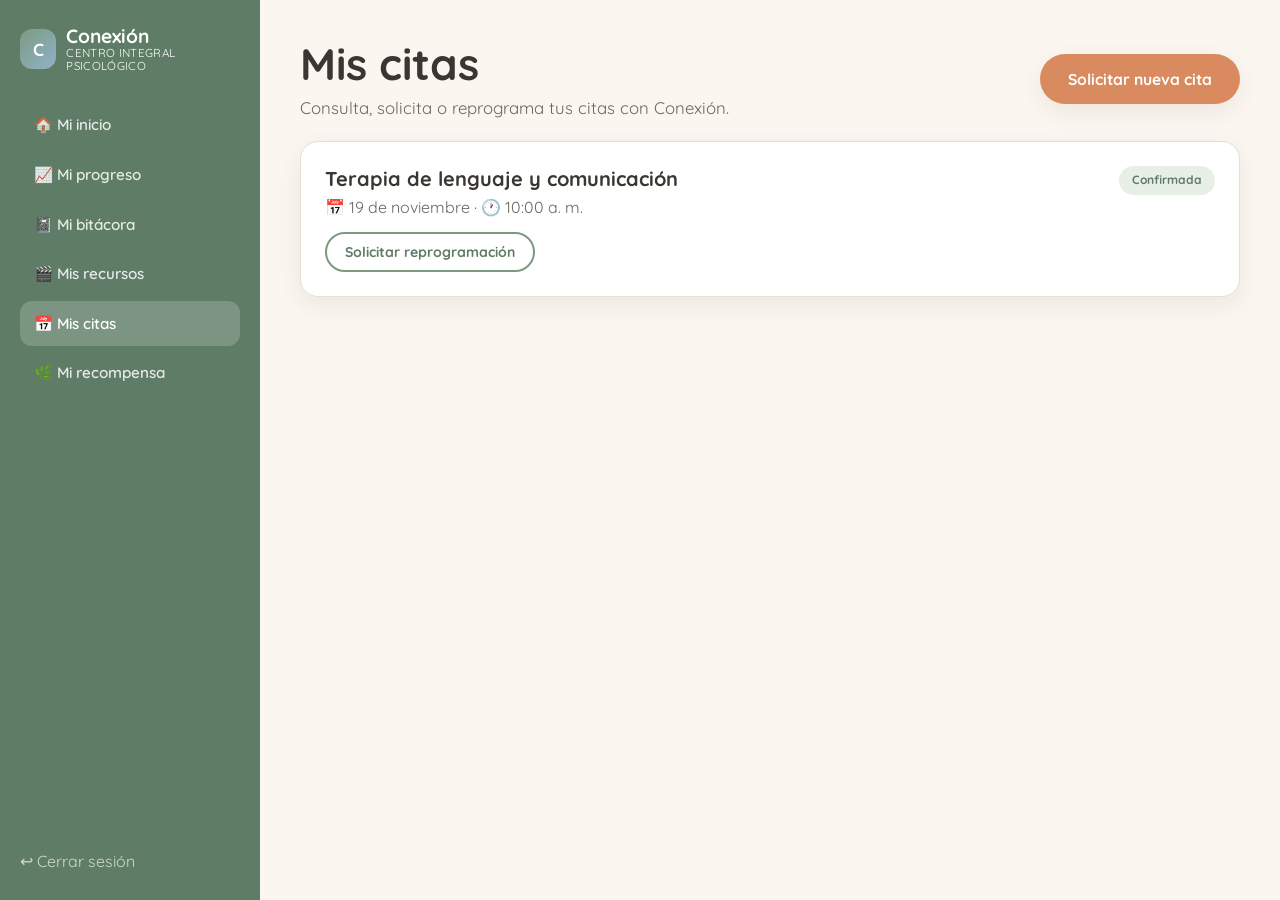
<file: cuidador/citas.html>
<!DOCTYPE html>
<html lang="es">
<head>
<meta charset="UTF-8">
<meta name="viewport" content="width=device-width, initial-scale=1.0">
<title>Mis citas — Conexión</title>
<link rel="preconnect" href="https://fonts.googleapis.com">
<link rel="stylesheet" href="https://fonts.googleapis.com/css2?family=Quicksand:wght@500;600;700&family=Nunito:wght@400;600;700&display=swap">
<link rel="stylesheet" href="../assets/css/styles.css">
</head>
<body>

<div class="topbar-movil">
  <div class="marca"><div class="logo-icono">C</div><strong>Conexión</strong></div>
  <button aria-label="Abrir menú">☰</button>
</div>

<div class="app-cuidador">
  <aside class="sidebar">
    <a href="../index.html" class="marca">
      <div class="logo-icono">C</div>
      <div class="marca-texto"><strong>Conexión</strong><span>CENTRO INTEGRAL PSICOLÓGICO</span></div>
    </a>
    <nav>
      <a href="inicio.html">🏠 Mi inicio</a>
      <a href="progreso.html">📈 Mi progreso</a>
      <a href="bitacora.html">📓 Mi bitácora</a>
      <a href="recursos.html">🎬 Mis recursos</a>
      <a href="citas.html" class="activo">📅 Mis citas</a>
      <a href="recompensa.html">🌿 Mi recompensa</a>
    </nav>
    <div class="salir"><a href="../index.html" data-cerrar-sesion>↩ Cerrar sesión</a></div>
  </aside>

  <main class="contenido-cuidador">
    <div style="display:flex; justify-content:space-between; align-items:center; gap:16px; flex-wrap:wrap;">
      <div>
        <h1 style="margin-bottom:4px;">Mis citas</h1>
        <p class="subtitulo" style="margin:0;">Consulta, solicita o reprograma tus citas con Conexión.</p>
      </div>
      <button class="btn btn-primario" data-abrir-modal="m-nueva-cita">Solicitar nueva cita</button>
    </div>

    <div id="lista-citas" style="margin-top:20px;"></div>
  </main>
</div>

<!-- Modal nueva cita -->
<div class="modal-fondo" id="m-nueva-cita">
  <div class="modal">
    <button class="modal-cerrar" data-cerrar-modal>✕</button>
    <h3>Solicitar nueva cita</h3>
    <form id="form-nueva-cita">
      <div class="form-grupo">
        <label for="tipo-atencion">Tipo de atención</label>
        <select id="tipo-atencion">
          <option>Terapia psicológica y emocional</option>
          <option>Terapia de lenguaje y comunicación</option>
          <option>Terapia ocupacional</option>
          <option>Terapia de aprendizaje</option>
          <option>Orientación para el cuidador</option>
          <option>Sesión de bienestar para el cuidador</option>
        </select>
      </div>
      <div class="form-grupo">
        <label for="fecha-cita">Fecha referencial</label>
        <input type="date" id="fecha-cita">
      </div>
      <div class="form-grupo">
        <label for="hora-cita">Hora referencial</label>
        <input type="time" id="hora-cita">
      </div>
      <div class="form-grupo">
        <label for="obs-cita">Observación (opcional)</label>
        <textarea id="obs-cita" placeholder="Algo que quieras comentarnos antes de la cita"></textarea>
      </div>
      <button type="submit" class="btn btn-primario btn-bloque">Enviar solicitud</button>
    </form>
    <div class="mensaje-confirmacion" id="conf-nueva-cita">✅ Tu solicitud de cita ha sido registrada. El equipo de Conexión confirmará la fecha y hora disponibles. Mientras tanto, queda como <strong>pendiente de confirmación</strong>.</div>
  </div>
</div>

<!-- Modal reprogramación -->
<div class="modal-fondo" id="m-reprogramar">
  <div class="modal">
    <button class="modal-cerrar" data-cerrar-modal>✕</button>
    <h3>Solicitar reprogramación</h3>
    <form id="form-reprogramar">
      <input type="hidden" id="reprogramar-id">
      <div class="form-grupo">
        <label for="reprogramar-fecha">Fecha referencial deseada</label>
        <input type="date" id="reprogramar-fecha">
      </div>
      <div class="form-grupo">
        <label for="reprogramar-hora">Hora referencial deseada</label>
        <input type="time" id="reprogramar-hora">
      </div>
      <div class="form-grupo">
        <label for="reprogramar-motivo">Motivo (opcional)</label>
        <textarea id="reprogramar-motivo" placeholder="Cuéntanos brevemente el motivo"></textarea>
      </div>
      <button type="submit" class="btn btn-primario btn-bloque">Enviar solicitud</button>
    </form>
    <div class="mensaje-confirmacion" id="conf-reprogramar">✅ Tu solicitud ha sido registrada. El equipo de Conexión confirmará la disponibilidad. La cita original no queda reprogramada automáticamente.</div>
  </div>
</div>

<script src="../assets/js/estado.js"></script>
<script src="../assets/js/ui.js"></script>
<script>
  const etiquetasEstadoCita = {
    'confirmada': 'Confirmada',
    'pendiente': 'Pendiente de confirmación',
    'reprogramacion': 'Reprogramación solicitada'
  };

  function pintarCitas(){
    const estado = obtenerEstado();
    const cont = document.getElementById('lista-citas');
    if(estado.citas.length === 0){
      cont.innerHTML = `<div class="vacio">Todavía no tienes citas registradas.</div>`;
      return;
    }
    cont.innerHTML = estado.citas.map(c => `
      <div class="cita-tarjeta">
        <div class="cita-cabecera">
          <div>
            <h3 style="margin-bottom:4px;">${c.tipo}</h3>
            <p style="margin:0; color:var(--texto-suave);">📅 ${c.fecha} · 🕐 ${c.hora}</p>
          </div>
          <span class="estado-pill ${c.estado}">${etiquetasEstadoCita[c.estado]}</span>
        </div>
        ${c.reprogramacion ? `<p style="margin-top:10px; font-size:.9rem;">Fecha deseada: ${c.reprogramacion.fecha} · ${c.reprogramacion.hora}</p>` : ''}
        ${c.estado === 'confirmada' ? `<button class="btn btn-secundario btn-pequeno" style="margin-top:12px;" data-reprogramar="${c.id}">Solicitar reprogramación</button>` : ''}
      </div>
    `).join('');

    cont.querySelectorAll('[data-reprogramar]').forEach(boton => {
      boton.addEventListener('click', () => {
        document.getElementById('reprogramar-id').value = boton.getAttribute('data-reprogramar');
        document.getElementById('m-reprogramar').classList.add('abierto');
      });
    });
  }

  document.getElementById('form-nueva-cita').addEventListener('submit', (e) => {
    e.preventDefault();
    const tipo = document.getElementById('tipo-atencion').value;
    const fecha = document.getElementById('fecha-cita').value || 'Fecha por confirmar';
    const hora = document.getElementById('hora-cita').value || 'Hora por confirmar';
    const observacion = document.getElementById('obs-cita').value;
    agregarCita({ tipo, fecha, hora, observacion, origen: 'solicitud' });
    document.getElementById('conf-nueva-cita').classList.add('visible');
    pintarCitas();
    e.target.reset();
  });

  document.getElementById('form-reprogramar').addEventListener('submit', (e) => {
    e.preventDefault();
    const id = document.getElementById('reprogramar-id').value;
    const fecha = document.getElementById('reprogramar-fecha').value || 'Fecha por confirmar';
    const hora = document.getElementById('reprogramar-hora').value || 'Hora por confirmar';
    const motivo = document.getElementById('reprogramar-motivo').value;
    solicitarReprogramacion(id, fecha, hora, motivo);
    document.getElementById('conf-reprogramar').classList.add('visible');
    pintarCitas();
    e.target.reset();
  });

  pintarCitas();
</script>
</body>
</html>
</file>
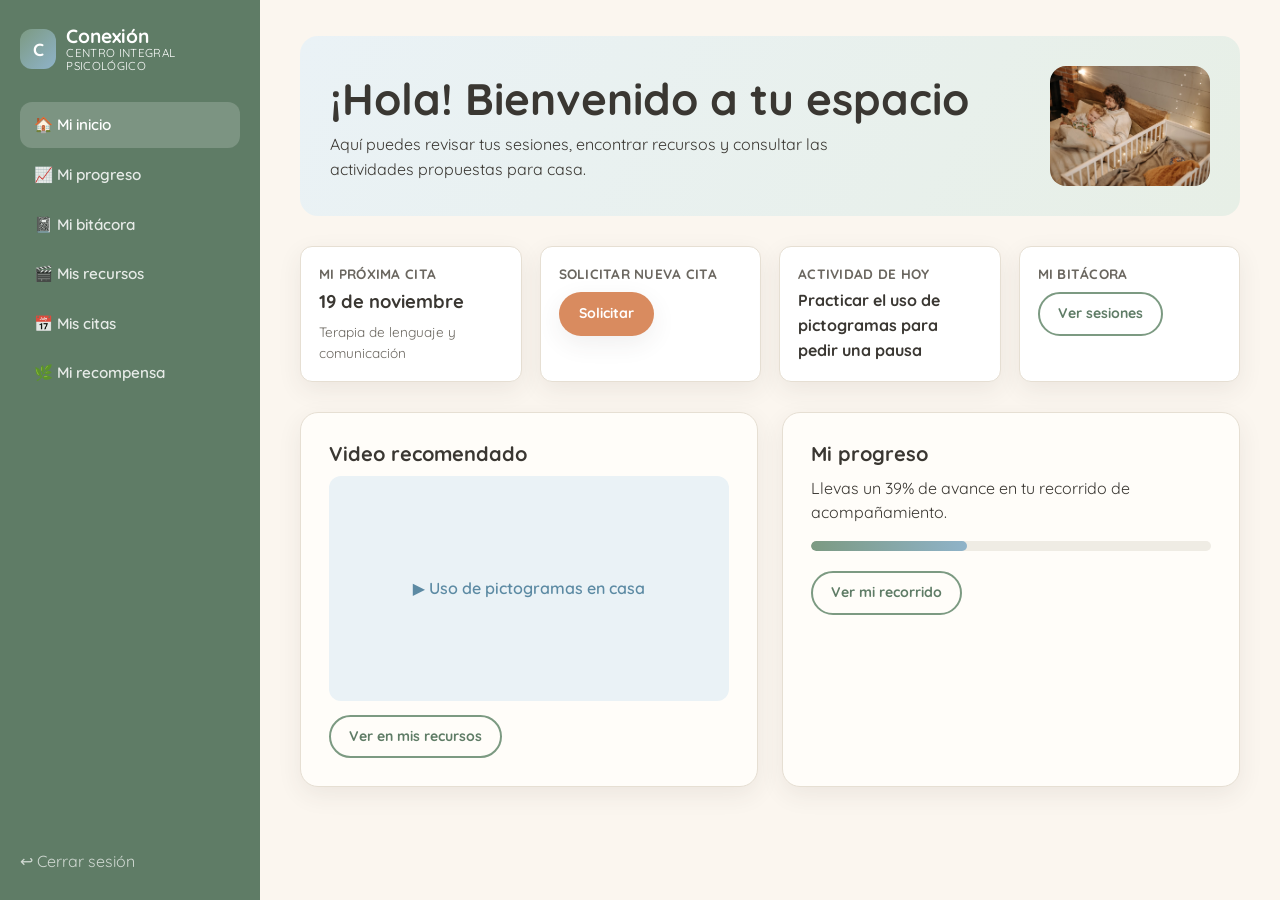
<file: cuidador/inicio.html>
<!DOCTYPE html>
<html lang="es">
<head>
<meta charset="UTF-8">
<meta name="viewport" content="width=device-width, initial-scale=1.0">
<title>Mi inicio — Conexión</title>
<link rel="preconnect" href="https://fonts.googleapis.com">
<link rel="stylesheet" href="https://fonts.googleapis.com/css2?family=Quicksand:wght@500;600;700&family=Nunito:wght@400;600;700&display=swap">
<link rel="stylesheet" href="../assets/css/styles.css">
</head>
<body>

<div class="topbar-movil">
  <div class="marca"><div class="logo-icono">C</div><strong>Conexión</strong></div>
  <button aria-label="Abrir menú">☰</button>
</div>

<div class="app-cuidador">
  <aside class="sidebar">
    <a href="../index.html" class="marca">
      <div class="logo-icono">C</div>
      <div class="marca-texto"><strong>Conexión</strong><span>CENTRO INTEGRAL PSICOLÓGICO</span></div>
    </a>
    <nav>
      <a href="inicio.html" class="activo">🏠 Mi inicio</a>
      <a href="progreso.html">📈 Mi progreso</a>
      <a href="bitacora.html">📓 Mi bitácora</a>
      <a href="recursos.html">🎬 Mis recursos</a>
      <a href="citas.html">📅 Mis citas</a>
      <a href="recompensa.html">🌿 Mi recompensa</a>
    </nav>
    <div class="salir">
      <a href="../index.html" data-cerrar-sesion>↩ Cerrar sesión</a>
    </div>
  </aside>

  <main class="contenido-cuidador">
    <div class="bienvenida-panel">
      <div>
        <h1 style="margin-bottom:6px;">¡Hola! Bienvenido a tu espacio</h1>
        <p style="margin:0; max-width:520px;">Aquí puedes revisar tus sesiones, encontrar recursos y consultar
          las actividades propuestas para casa.</p>
      </div>
      <img src="../assets/img/hero-inicio.jpg" alt="" style="width:160px; height:120px; object-fit:cover; border-radius:16px;">
    </div>

    <div class="resumen-grid" id="resumen-grid"></div>

    <div class="grid-2">
      <div class="tarjeta">
        <h3>Video recomendado</h3>
        <div class="marcador-video" style="margin-bottom:14px;">▶ Uso de pictogramas en casa</div>
        <a href="recursos.html" class="btn btn-secundario btn-pequeno">Ver en mis recursos</a>
      </div>
      <div class="tarjeta">
        <h3>Mi progreso</h3>
        <p id="resumen-progreso-texto">Cargando…</p>
        <div class="barra-progreso"><div class="barra-progreso-interna" id="barra-progreso-inicio" style="width:0%;"></div></div>
        <a href="progreso.html" class="btn btn-secundario btn-pequeno" style="margin-top:10px;">Ver mi recorrido</a>
      </div>
    </div>
  </main>
</div>

<script src="../assets/js/estado.js"></script>
<script src="../assets/js/ui.js"></script>
<script>
  const estado = obtenerEstado();
  const proximaCita = estado.citas.find(c => c.estado === 'confirmada') || estado.citas[0];
  const avance = avanceGlobal(estado);

  document.getElementById('resumen-grid').innerHTML = `
    <div class="mini-tarjeta">
      <h4>Mi próxima cita</h4>
      <div class="valor">${proximaCita ? proximaCita.fecha : 'Sin citas agendadas'}</div>
      <p style="margin:4px 0 0; font-size:.85rem; color:var(--texto-suave);">${proximaCita ? proximaCita.tipo : ''}</p>
    </div>
    <div class="mini-tarjeta">
      <h4>Solicitar nueva cita</h4>
      <a href="citas.html" class="btn btn-primario btn-pequeno" style="margin-top:4px;">Solicitar</a>
    </div>
    <div class="mini-tarjeta">
      <h4>Actividad de hoy</h4>
      <div class="valor" style="font-size:1rem;">${estado.actividadSemana.titulo}</div>
    </div>
    <div class="mini-tarjeta">
      <h4>Mi bitácora</h4>
      <a href="bitacora.html" class="btn btn-secundario btn-pequeno" style="margin-top:4px;">Ver sesiones</a>
    </div>
  `;

  document.getElementById('resumen-progreso-texto').textContent =
    `Llevas un ${avance}% de avance en tu recorrido de acompañamiento.`;
  document.getElementById('barra-progreso-inicio').style.width = avance + '%';
</script>
</body>
</html>
</file>
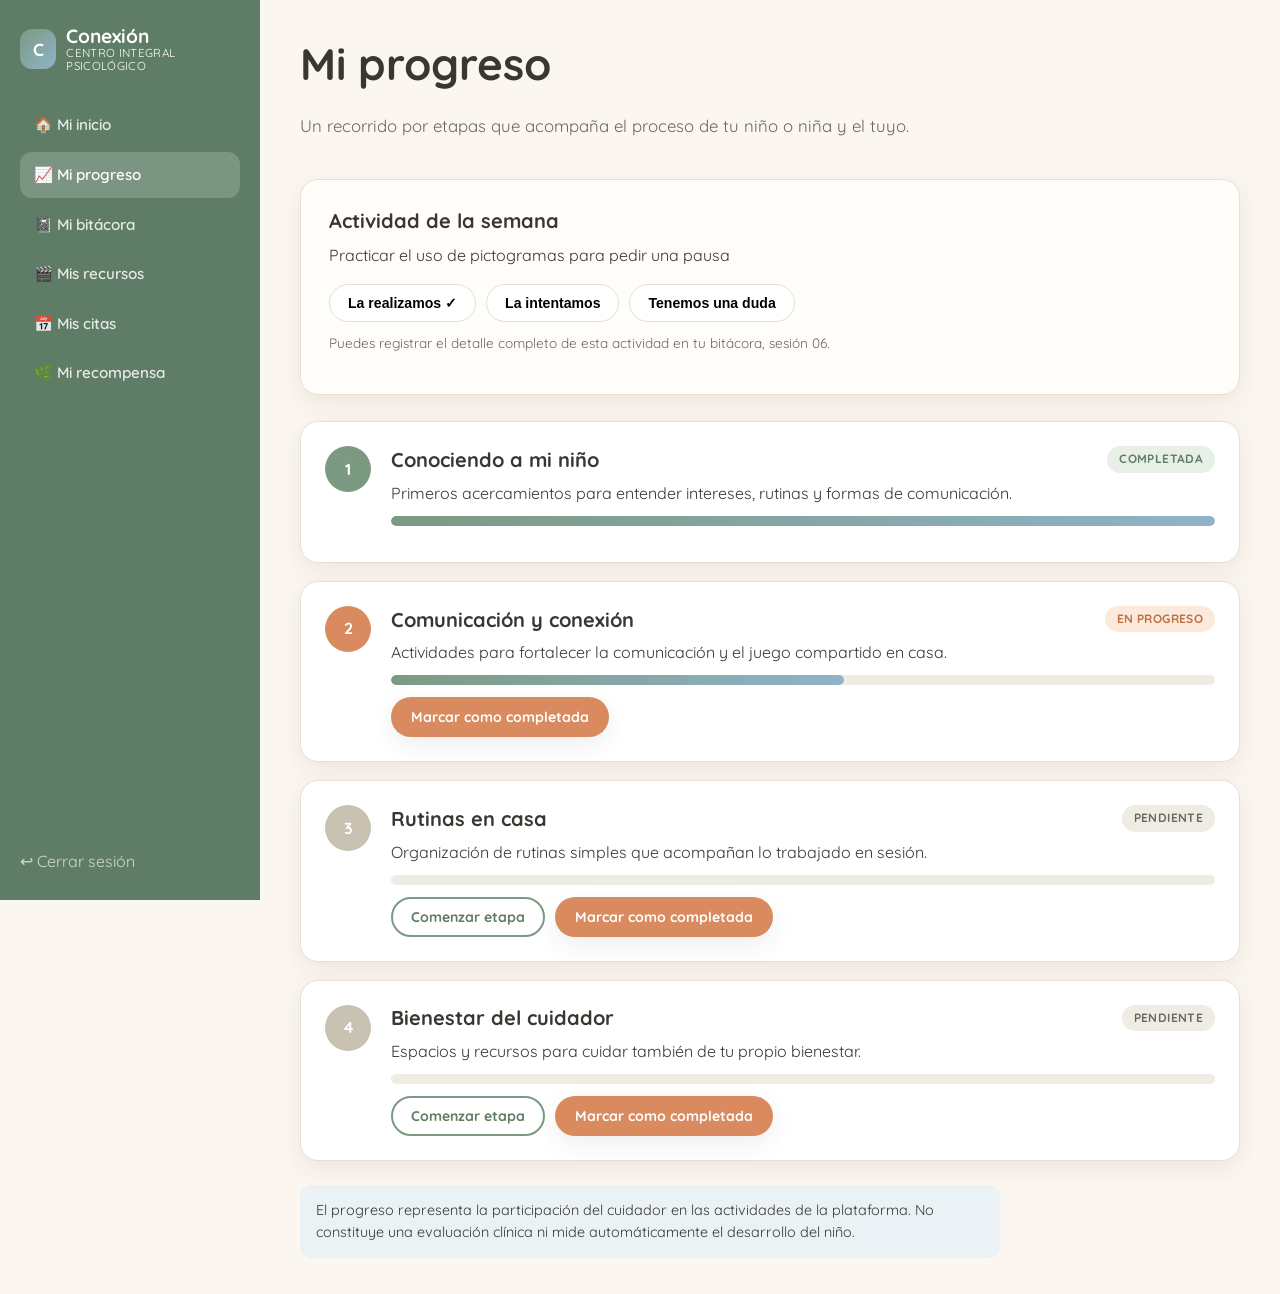
<file: cuidador/progreso.html>
<!DOCTYPE html>
<html lang="es">
<head>
<meta charset="UTF-8">
<meta name="viewport" content="width=device-width, initial-scale=1.0">
<title>Mi progreso — Conexión</title>
<link rel="preconnect" href="https://fonts.googleapis.com">
<link rel="stylesheet" href="https://fonts.googleapis.com/css2?family=Quicksand:wght@500;600;700&family=Nunito:wght@400;600;700&display=swap">
<link rel="stylesheet" href="../assets/css/styles.css">
</head>
<body>

<div class="topbar-movil">
  <div class="marca"><div class="logo-icono">C</div><strong>Conexión</strong></div>
  <button aria-label="Abrir menú">☰</button>
</div>

<div class="app-cuidador">
  <aside class="sidebar">
    <a href="../index.html" class="marca">
      <div class="logo-icono">C</div>
      <div class="marca-texto"><strong>Conexión</strong><span>CENTRO INTEGRAL PSICOLÓGICO</span></div>
    </a>
    <nav>
      <a href="inicio.html">🏠 Mi inicio</a>
      <a href="progreso.html" class="activo">📈 Mi progreso</a>
      <a href="bitacora.html">📓 Mi bitácora</a>
      <a href="recursos.html">🎬 Mis recursos</a>
      <a href="citas.html">📅 Mis citas</a>
      <a href="recompensa.html">🌿 Mi recompensa</a>
    </nav>
    <div class="salir"><a href="../index.html" data-cerrar-sesion>↩ Cerrar sesión</a></div>
  </aside>

  <main class="contenido-cuidador">
    <h1>Mi progreso</h1>
    <p class="subtitulo" style="margin-left:0;">Un recorrido por etapas que acompaña el proceso de tu niño o niña y el tuyo.</p>

    <div class="tarjeta" id="tarjeta-actividad-semana" style="margin-bottom:26px;"></div>

    <div class="etapas" id="lista-etapas"></div>

    <div class="modal-nota" style="margin-top:24px; max-width:700px;">
      El progreso representa la participación del cuidador en las actividades de la
      plataforma. No constituye una evaluación clínica ni mide automáticamente el
      desarrollo del niño.
    </div>
  </main>
</div>

<script src="../assets/js/estado.js"></script>
<script src="../assets/js/ui.js"></script>
<script>
  function etiquetaEstado(e){
    return { 'completada':'Completada', 'en-progreso':'En progreso', 'pendiente':'Pendiente' }[e];
  }

  function pintarActividadSemana(){
    const estado = obtenerEstado();
    const act = estado.actividadSemana;
    const resp = act.respuesta;
    const cont = document.getElementById('tarjeta-actividad-semana');
    cont.innerHTML = `
      <h3>Actividad de la semana</h3>
      <p>${act.titulo}</p>
      <div class="opciones-respuesta">
        <button class="opcion-respuesta ${resp==='realizada'?'seleccionada':''}" data-resp="realizada">La realizamos ✓</button>
        <button class="opcion-respuesta ${resp==='con-apoyo'?'seleccionada':''}" data-resp="con-apoyo">La intentamos</button>
        <button class="opcion-respuesta ${resp==='duda'?'seleccionada':''}" data-resp="duda">Tenemos una duda</button>
      </div>
      <p style="margin-top:10px; font-size:.85rem; color:var(--texto-suave);">Puedes registrar el detalle completo de esta actividad en tu bitácora, sesión 06.</p>
    `;
    cont.querySelectorAll('[data-resp]').forEach(boton => {
      boton.addEventListener('click', () => {
        registrarRespuestaSesion(6, boton.getAttribute('data-resp'), estado.bitacora.sesiones.find(s => s.numero === 6).observacion);
        pintarActividadSemana();
        pintarEtapas();
      });
    });
  }

  function pintarEtapas(){
    const estado = obtenerEstado();
    const cont = document.getElementById('lista-etapas');
    cont.innerHTML = estado.etapas.map(etapa => `
      <div class="etapa" data-estado="${etapa.estado}">
        <div class="etapa-num">${etapa.id}</div>
        <div style="flex:1;">
          <div style="display:flex; justify-content:space-between; gap:10px; flex-wrap:wrap; align-items:center;">
            <h3 style="margin:0;">${etapa.nombre}</h3>
            <span class="etiqueta-estado ${etapa.estado}">${etiquetaEstado(etapa.estado)}</span>
          </div>
          <p style="margin:8px 0 10px;">${etapa.descripcion}</p>
          <div class="barra-progreso"><div class="barra-progreso-interna" style="width:${etapa.avance}%;"></div></div>
          <div style="margin-top:12px; display:flex; gap:10px; flex-wrap:wrap;">
            ${etapa.estado === 'pendiente' ? `<button class="btn btn-secundario btn-pequeno" data-accion="en-progreso" data-id="${etapa.id}">Comenzar etapa</button>` : ''}
            ${etapa.estado !== 'completada' ? `<button class="btn btn-primario btn-pequeno" data-accion="completada" data-id="${etapa.id}">Marcar como completada</button>` : ''}
          </div>
        </div>
      </div>
    `).join('');

    cont.querySelectorAll('[data-accion]').forEach(boton => {
      boton.addEventListener('click', () => {
        actualizarEstadoEtapa(Number(boton.getAttribute('data-id')), boton.getAttribute('data-accion'));
        pintarEtapas();
      });
    });
  }

  pintarActividadSemana();
  pintarEtapas();
</script>
</body>
</html>
</file>
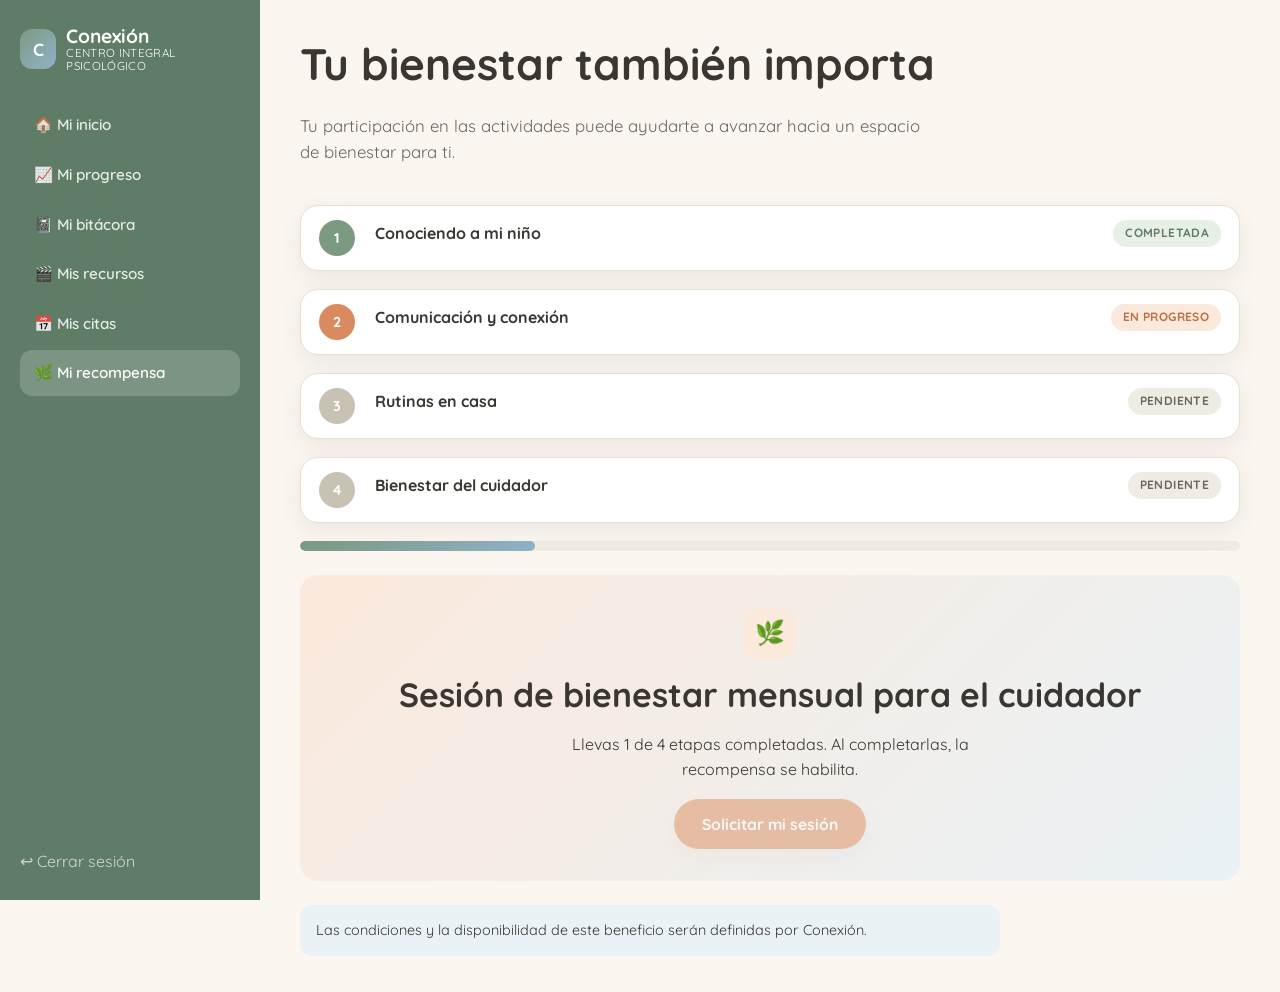
<file: cuidador/recompensa.html>
<!DOCTYPE html>
<html lang="es">
<head>
<meta charset="UTF-8">
<meta name="viewport" content="width=device-width, initial-scale=1.0">
<title>Mi recompensa — Conexión</title>
<link rel="preconnect" href="https://fonts.googleapis.com">
<link rel="stylesheet" href="https://fonts.googleapis.com/css2?family=Quicksand:wght@500;600;700&family=Nunito:wght@400;600;700&display=swap">
<link rel="stylesheet" href="../assets/css/styles.css">
</head>
<body>

<div class="topbar-movil">
  <div class="marca"><div class="logo-icono">C</div><strong>Conexión</strong></div>
  <button aria-label="Abrir menú">☰</button>
</div>

<div class="app-cuidador">
  <aside class="sidebar">
    <a href="../index.html" class="marca">
      <div class="logo-icono">C</div>
      <div class="marca-texto"><strong>Conexión</strong><span>CENTRO INTEGRAL PSICOLÓGICO</span></div>
    </a>
    <nav>
      <a href="inicio.html">🏠 Mi inicio</a>
      <a href="progreso.html">📈 Mi progreso</a>
      <a href="bitacora.html">📓 Mi bitácora</a>
      <a href="recursos.html">🎬 Mis recursos</a>
      <a href="citas.html">📅 Mis citas</a>
      <a href="recompensa.html" class="activo">🌿 Mi recompensa</a>
    </nav>
    <div class="salir"><a href="../index.html" data-cerrar-sesion>↩ Cerrar sesión</a></div>
  </aside>

  <main class="contenido-cuidador">
    <h1>Tu bienestar también importa</h1>
    <p class="subtitulo" style="margin-left:0; max-width:620px;">Tu participación en las actividades puede ayudarte a avanzar hacia un espacio de bienestar para ti.</p>

    <div id="lista-etapas-recompensa" class="etapas" style="margin-bottom:10px;"></div>
    <div class="barra-progreso" style="margin:18px 0;"><div class="barra-progreso-interna" id="barra-recompensa"></div></div>

    <div class="recompensa-caja">
      <div class="icono-circulo icono-terracota" style="margin:0 auto 14px;">🌿</div>
      <h2 id="titulo-recompensa">Sesión de bienestar mensual para el cuidador</h2>
      <p id="texto-estado-recompensa" style="max-width:480px; margin:0 auto 18px;"></p>
      <button class="btn btn-primario" id="btn-solicitar-recompensa" disabled>Solicitar mi sesión</button>
    </div>

    <div class="modal-nota" style="max-width:700px;">
      Las condiciones y la disponibilidad de este beneficio serán definidas por Conexión.
    </div>
  </main>
</div>

<div class="modal-fondo" id="m-recompensa">
  <div class="modal">
    <button class="modal-cerrar" data-cerrar-modal>✕</button>
    <h3>Solicitar sesión de bienestar</h3>
    <form id="form-recompensa">
      <div class="form-grupo">
        <label for="fecha-recompensa">Fecha referencial</label>
        <input type="date" id="fecha-recompensa">
      </div>
      <div class="form-grupo">
        <label for="hora-recompensa">Hora referencial</label>
        <input type="time" id="hora-recompensa">
      </div>
      <button type="submit" class="btn btn-primario btn-bloque">Enviar solicitud</button>
    </form>
    <div class="mensaje-confirmacion" id="conf-recompensa">✅ Tu solicitud ha sido registrada en Mis citas, con el estado pendiente de confirmación.</div>
  </div>
</div>

<script src="../assets/js/estado.js"></script>
<script src="../assets/js/ui.js"></script>
<script>
  function pintar(){
    const estado = obtenerEstado();
    const completadas = etapasCompletadas(estado);
    const habilitada = recompensaHabilitada(estado);

    document.getElementById('lista-etapas-recompensa').innerHTML = estado.etapas.map(e => `
      <div class="etapa" data-estado="${e.estado}" style="padding:14px 18px;">
        <div class="etapa-num" style="width:36px; height:36px; font-size:.9rem;">${e.id}</div>
        <div style="flex:1; display:flex; justify-content:space-between; align-items:center; flex-wrap:wrap; gap:8px;">
          <strong>${e.nombre}</strong>
          <span class="etiqueta-estado ${e.estado}">${ {completada:'Completada', 'en-progreso':'En progreso', pendiente:'Pendiente'}[e.estado] }</span>
        </div>
      </div>
    `).join('');

    document.getElementById('barra-recompensa').style.width = (completadas / estado.etapas.length * 100) + '%';

    const boton = document.getElementById('btn-solicitar-recompensa');
    const texto = document.getElementById('texto-estado-recompensa');

    if(estado.recompensa.solicitada){
      texto.textContent = 'Ya has solicitado tu sesión de bienestar. Puedes ver el estado de tu solicitud en Mis citas.';
      boton.textContent = 'Solicitud enviada';
      boton.disabled = true;
    } else if(habilitada){
      texto.textContent = 'Has completado las cuatro etapas. Tu recompensa está habilitada.';
      boton.disabled = false;
      boton.textContent = 'Solicitar mi sesión';
    } else {
      texto.textContent = `Llevas ${completadas} de ${estado.etapas.length} etapas completadas. Al completarlas, la recompensa se habilita.`;
      boton.disabled = true;
      boton.textContent = 'Solicitar mi sesión';
    }
  }

  document.getElementById('btn-solicitar-recompensa').addEventListener('click', () => {
    if(document.getElementById('btn-solicitar-recompensa').disabled) return;
    document.getElementById('m-recompensa').classList.add('abierto');
  });

  document.getElementById('form-recompensa').addEventListener('submit', (e) => {
    e.preventDefault();
    const fecha = document.getElementById('fecha-recompensa').value || 'Fecha por confirmar';
    const hora = document.getElementById('hora-recompensa').value || 'Hora por confirmar';
    solicitarRecompensa(fecha, hora);
    document.getElementById('conf-recompensa').classList.add('visible');
    pintar();
    e.target.reset();
  });

  pintar();
</script>
</body>
</html>
</file>
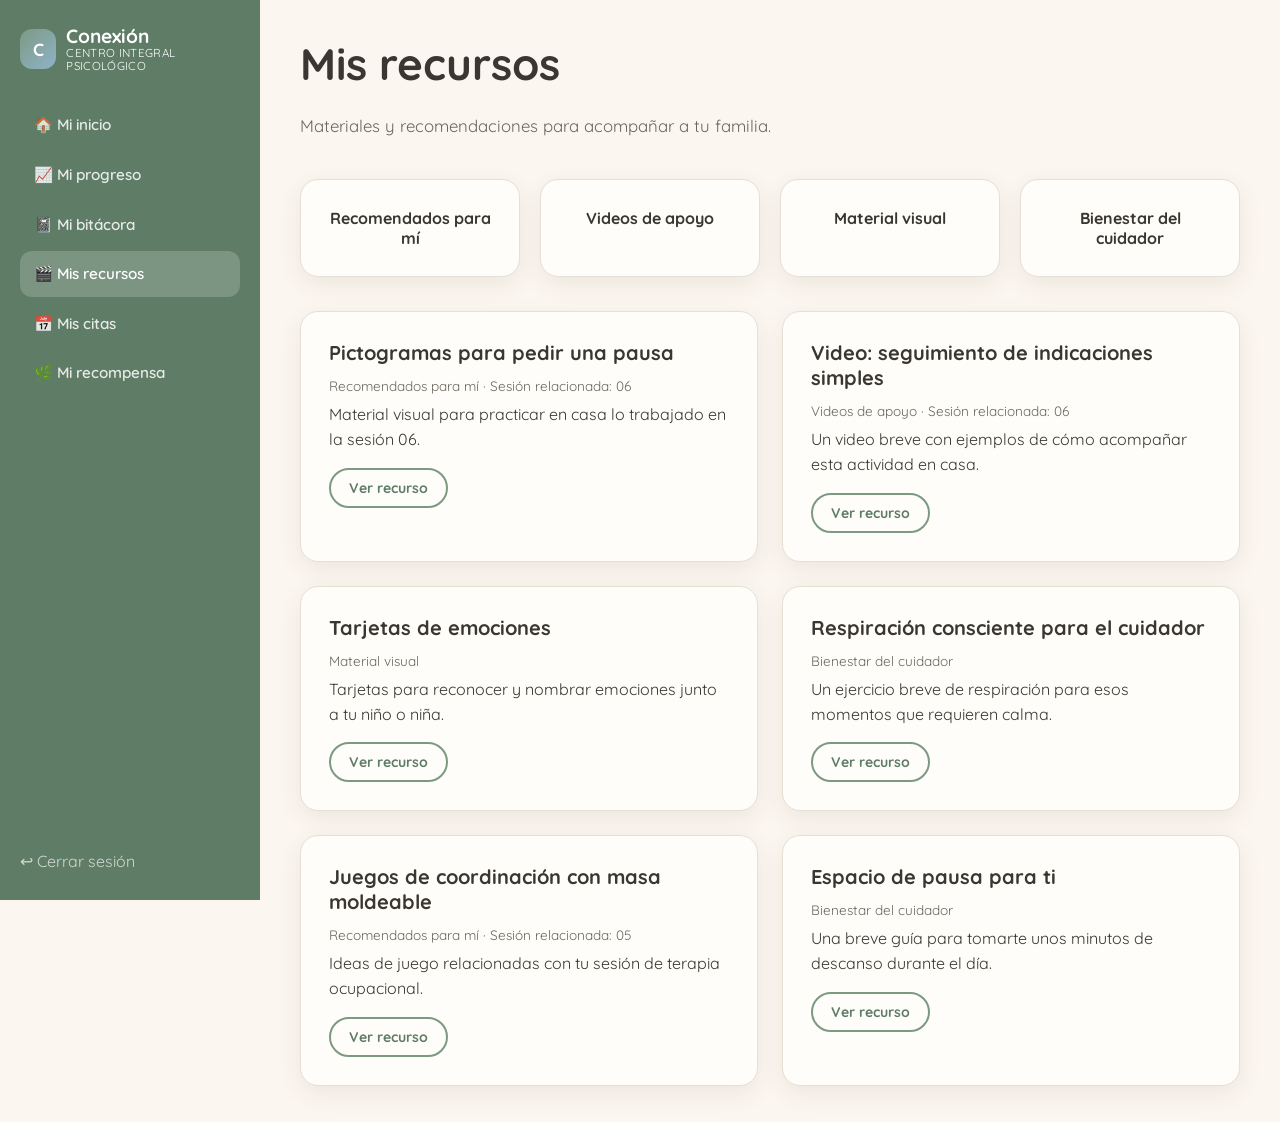
<file: cuidador/recursos.html>
<!DOCTYPE html>
<html lang="es">
<head>
<meta charset="UTF-8">
<meta name="viewport" content="width=device-width, initial-scale=1.0">
<title>Mis recursos — Conexión</title>
<link rel="preconnect" href="https://fonts.googleapis.com">
<link rel="stylesheet" href="https://fonts.googleapis.com/css2?family=Quicksand:wght@500;600;700&family=Nunito:wght@400;600;700&display=swap">
<link rel="stylesheet" href="../assets/css/styles.css">
</head>
<body>

<div class="topbar-movil">
  <div class="marca"><div class="logo-icono">C</div><strong>Conexión</strong></div>
  <button aria-label="Abrir menú">☰</button>
</div>

<div class="app-cuidador">
  <aside class="sidebar">
    <a href="../index.html" class="marca">
      <div class="logo-icono">C</div>
      <div class="marca-texto"><strong>Conexión</strong><span>CENTRO INTEGRAL PSICOLÓGICO</span></div>
    </a>
    <nav>
      <a href="inicio.html">🏠 Mi inicio</a>
      <a href="progreso.html">📈 Mi progreso</a>
      <a href="bitacora.html">📓 Mi bitácora</a>
      <a href="recursos.html" class="activo">🎬 Mis recursos</a>
      <a href="citas.html">📅 Mis citas</a>
      <a href="recompensa.html">🌿 Mi recompensa</a>
    </nav>
    <div class="salir"><a href="../index.html" data-cerrar-sesion>↩ Cerrar sesión</a></div>
  </aside>

  <main class="contenido-cuidador">
    <h1>Mis recursos</h1>
    <p class="subtitulo" style="margin-left:0;">Materiales y recomendaciones para acompañar a tu familia.</p>

    <div class="grid-4" id="categorias-recursos" style="margin-bottom:34px;"></div>

    <div class="grid-2" id="lista-recursos"></div>
  </main>
</div>

<script src="../assets/js/estado.js"></script>
<script src="../assets/js/ui.js"></script>
<script>
  const categorias = ['Recomendados para mí', 'Videos de apoyo', 'Material visual', 'Bienestar del cuidador'];
  document.getElementById('categorias-recursos').innerHTML = categorias.map(c => `
    <div class="tarjeta texto-centro"><h3 style="margin:0; font-size:1rem;">${c}</h3></div>
  `).join('');

  const recursos = [
    {
      titulo: 'Pictogramas para pedir una pausa',
      categoria: 'Recomendados para mí',
      descripcion: 'Material visual para practicar en casa lo trabajado en la sesión 06.',
      sesion: 6
    },
    {
      titulo: 'Video: seguimiento de indicaciones simples',
      categoria: 'Videos de apoyo',
      descripcion: 'Un video breve con ejemplos de cómo acompañar esta actividad en casa.',
      sesion: 6
    },
    {
      titulo: 'Tarjetas de emociones',
      categoria: 'Material visual',
      descripcion: 'Tarjetas para reconocer y nombrar emociones junto a tu niño o niña.'
    },
    {
      titulo: 'Respiración consciente para el cuidador',
      categoria: 'Bienestar del cuidador',
      descripcion: 'Un ejercicio breve de respiración para esos momentos que requieren calma.'
    },
    {
      titulo: 'Juegos de coordinación con masa moldeable',
      categoria: 'Recomendados para mí',
      descripcion: 'Ideas de juego relacionadas con tu sesión de terapia ocupacional.',
      sesion: 5
    },
    {
      titulo: 'Espacio de pausa para ti',
      categoria: 'Bienestar del cuidador',
      descripcion: 'Una breve guía para tomarte unos minutos de descanso durante el día.'
    }
  ];

  document.getElementById('lista-recursos').innerHTML = recursos.map(r => `
    <div class="tarjeta">
      <h3>${r.titulo}</h3>
      <p style="font-size:.85rem; color:var(--texto-suave); margin-bottom:6px;">${r.categoria}${r.sesion ? ' · Sesión relacionada: 0'+r.sesion : ''}</p>
      <p>${r.descripcion}</p>
      <button class="btn btn-secundario btn-pequeno" data-abrir-modal="m-recurso">Ver recurso</button>
    </div>
  `).join('');
</script>

<div class="modal-fondo" id="m-recurso">
  <div class="modal">
    <button class="modal-cerrar" data-cerrar-modal>✕</button>
    <h3>Material de apoyo</h3>
    <div class="marcador-video">▶ Contenido del recurso</div>
    <p style="margin-top:14px;">Este espacio muestra el material de apoyo correspondiente al recurso seleccionado.</p>
  </div>
</div>

</body>
</html>
</file>
<file: assets/css/styles.css>
/* =========================================================
   Conexión — Centro Integral Psicológico
   Sistema de diseño base
   ========================================================= */

:root{
  /* Paleta */
  --verde-salvia: #7C9A82;
  --verde-salvia-dark: #5F7C66;
  --verde-salvia-light: #E7EFE6;
  --azul-suave: #8FB3C9;
  --azul-suave-dark: #5C8AA3;
  --azul-suave-light: #EAF2F6;
  --terracota: #D98B5F;
  --terracota-dark: #BE6F43;
  --terracota-light: #FBE9DC;
  --crema: #FBF6EF;
  --blanco-calido: #FFFDF9;

  --texto: #3A3732;
  --texto-suave: #6B6760;
  --borde: #E6DFD3;

  --radio: 18px;
  --radio-sm: 12px;
  --sombra: 0 8px 24px rgba(58, 55, 50, 0.08);
  --sombra-hover: 0 12px 32px rgba(58, 55, 50, 0.14);

  --fuente: 'Quicksand', 'Nunito', system-ui, -apple-system, 'Segoe UI', sans-serif;

  color-scheme: light;
}

*{ box-sizing: border-box; }

html, body{
  margin:0;
  padding:0;
}

body{
  font-family: var(--fuente);
  background: var(--crema);
  color: var(--texto);
  line-height: 1.55;
  -webkit-font-smoothing: antialiased;
}

img{ max-width:100%; display:block; border-radius: var(--radio); }

a{ color: var(--verde-salvia-dark); text-decoration:none; }
a:hover{ text-decoration: underline; }

h1,h2,h3,h4{
  font-weight:700;
  line-height:1.25;
  margin: 0 0 .5em 0;
  color: var(--texto);
}

h1{ font-size: clamp(1.9rem, 4vw, 2.75rem); }
h2{ font-size: clamp(1.5rem, 3vw, 2.1rem); }
h3{ font-size: 1.25rem; }

p{ margin: 0 0 1em 0; }

.container{
  max-width: 1120px;
  margin: 0 auto;
  padding: 0 20px;
}

.seccion{ padding: 64px 0; }
.seccion-alt{ background: var(--blanco-calido); }

.texto-centro{ text-align:center; }
.subtitulo{ color: var(--texto-suave); font-size:1.05rem; max-width:620px; margin:0 auto 2.5rem; }

/* Botones */
.btn{
  display:inline-flex;
  align-items:center;
  gap:8px;
  padding: 13px 26px;
  border-radius: 999px;
  font-family: inherit;
  font-weight:700;
  font-size: .98rem;
  cursor:pointer;
  border: 2px solid transparent;
  transition: transform .15s ease, box-shadow .15s ease, background .15s ease;
  text-decoration:none;
}
.btn:hover{ transform: translateY(-2px); text-decoration:none; }

.btn-primario{ background: var(--terracota); color:#fff; box-shadow: var(--sombra); }
.btn-primario:hover{ background: var(--terracota-dark); box-shadow: var(--sombra-hover); }

.btn-secundario{ background: transparent; border-color: var(--verde-salvia); color: var(--verde-salvia-dark); }
.btn-secundario:hover{ background: var(--verde-salvia-light); }

.btn-outline-light{ background: rgba(255,255,255,.15); border-color: #fff; color:#fff; }
.btn-outline-light:hover{ background: #fff; color: var(--verde-salvia-dark); }

.btn-pequeno{ padding: 9px 18px; font-size:.88rem; }
.btn-bloque{ width:100%; justify-content:center; }
.btn:disabled, .btn.deshabilitado{ opacity:.5; cursor:not-allowed; transform:none !important; }

/* Encabezado público */
.encabezado{
  position: sticky; top:0; z-index: 50;
  background: rgba(251,246,239,.92);
  backdrop-filter: blur(6px);
  border-bottom: 1px solid var(--borde);
}
.encabezado .container{
  display:flex; align-items:center; justify-content:space-between;
  padding-top: 14px; padding-bottom:14px;
}
.marca{ display:flex; align-items:center; gap:10px; }
.marca .logo-icono{
  width:40px; height:40px; border-radius:12px;
  background: linear-gradient(135deg, var(--verde-salvia), var(--azul-suave));
  display:flex; align-items:center; justify-content:center;
  color:#fff; font-weight:700; font-size:1.1rem;
}
.marca .marca-texto{ display:flex; flex-direction:column; line-height:1.1; }
.marca .marca-texto strong{ font-size:1.2rem; color: var(--verde-salvia-dark); }
.marca .marca-texto span{ font-size:.72rem; color: var(--texto-suave); letter-spacing:.03em; }

.nav-publica{ display:flex; align-items:center; gap: 26px; }
.nav-publica a{ color: var(--texto); font-weight:600; font-size:.95rem; }
.nav-publica a.activo{ color: var(--verde-salvia-dark); }

.menu-toggle{
  display:none; background:none; border:none; cursor:pointer;
  width:42px; height:42px; border-radius:10px; align-items:center; justify-content:center;
}
.menu-toggle span{ display:block; width:22px; height:2px; background: var(--texto); margin:3px 0; border-radius:2px; }

@media (max-width: 860px){
  .nav-publica{
    position:absolute; top:100%; left:0; right:0;
    background: var(--blanco-calido);
    flex-direction:column; align-items:flex-start;
    padding: 14px 20px 20px; gap:14px;
    border-bottom: 1px solid var(--borde);
    box-shadow: var(--sombra);
    display:none;
  }
  .nav-publica.abierto{ display:flex; }
  .menu-toggle{ display:flex; }
}

/* Hero */
.hero{ padding: 56px 0 24px; }
.hero-grid{ display:grid; grid-template-columns: 1.1fr 1fr; gap: 48px; align-items:center; }
.hero-badge{
  display:inline-block; background: var(--verde-salvia-light); color: var(--verde-salvia-dark);
  font-weight:700; font-size:.78rem; letter-spacing:.04em; text-transform:uppercase;
  padding:6px 14px; border-radius:999px; margin-bottom:16px;
}
.hero-botones{ display:flex; gap:14px; margin-top: 26px; flex-wrap:wrap; }
.hero-img{ border-radius: 24px; overflow:hidden; box-shadow: var(--sombra-hover); aspect-ratio: 4/3; object-fit:cover; width:100%; height:100%; }

@media (max-width: 860px){
  .hero-grid{ grid-template-columns: 1fr; gap: 28px; }
  .hero-grid .hero-img-wrap{ order:-1; }
}

/* Tarjetas */
.grid-3{ display:grid; grid-template-columns: repeat(3, 1fr); gap: 24px; margin-top: 8px; }
.grid-4{ display:grid; grid-template-columns: repeat(4, 1fr); gap: 20px; }
.grid-2{ display:grid; grid-template-columns: repeat(2, 1fr); gap: 24px; }
@media (max-width: 920px){
  .grid-3, .grid-4{ grid-template-columns: repeat(2, 1fr); }
}
@media (max-width: 620px){
  .grid-3, .grid-4, .grid-2{ grid-template-columns: 1fr; }
}

.tarjeta{
  background: var(--blanco-calido);
  border: 1px solid var(--borde);
  border-radius: var(--radio);
  padding: 28px;
  box-shadow: var(--sombra);
  transition: transform .15s ease, box-shadow .15s ease;
}
.tarjeta:hover{ transform: translateY(-3px); box-shadow: var(--sombra-hover); }

.icono-circulo{
  width:52px; height:52px; border-radius:16px;
  display:flex; align-items:center; justify-content:center;
  margin-bottom: 14px;
  font-size:1.5rem;
}
.icono-salvia{ background: var(--verde-salvia-light); color: var(--verde-salvia-dark); }
.icono-azul{ background: var(--azul-suave-light); color: var(--azul-suave-dark); }
.icono-terracota{ background: var(--terracota-light); color: var(--terracota-dark); }

/* Pasos */
.pasos{ display:grid; grid-template-columns: repeat(4, 1fr); gap: 20px; margin-top: 20px; }
@media (max-width: 920px){ .pasos{ grid-template-columns: repeat(2, 1fr); } }
@media (max-width: 560px){ .pasos{ grid-template-columns: 1fr; } }
.paso{ text-align:center; padding: 10px; }
.paso-numero{
  width:44px; height:44px; border-radius:50%;
  background: var(--verde-salvia); color:#fff; font-weight:700;
  display:flex; align-items:center; justify-content:center;
  margin: 0 auto 14px;
}

/* Footer */
.pie{ background: var(--verde-salvia-dark); color: #F3F0E7; padding: 48px 0 28px; }
.pie a{ color: #F3F0E7; }
.pie .container{ display:flex; justify-content:space-between; gap: 24px; flex-wrap:wrap; }
.pie-col{ min-width: 200px; }
.pie-col h4{ color:#fff; margin-bottom: 10px; font-size:1rem; }
.pie-col a{ display:block; margin-bottom:6px; font-size:.92rem; opacity:.9; }
.pie-nota{ text-align:center; font-size:.8rem; opacity:.65; margin-top: 30px; }

/* Secciones de servicios */
.grupo-servicios{ margin-bottom: 44px; }
.grupo-titulo{ display:flex; align-items:center; gap:10px; margin-bottom: 18px; }
.grupo-titulo span.numero{
  background: var(--terracota); color:#fff; font-weight:700; font-size:.8rem;
  border-radius:999px; padding:4px 12px;
}

/* Modal genérico */
.modal-fondo{
  position:fixed; inset:0; background: rgba(58,55,50,.45);
  display:none; align-items:center; justify-content:center; padding: 20px; z-index:200;
}
.modal-fondo.abierto{ display:flex; }
.modal{
  background:#fff; border-radius: var(--radio); max-width: 560px; width:100%;
  padding: 32px; max-height: 86vh; overflow-y:auto; box-shadow: var(--sombra-hover);
  position:relative;
}
.modal-cerrar{
  position:absolute; top:16px; right:16px; background: var(--crema); border:none;
  width:34px; height:34px; border-radius:50%; cursor:pointer; font-size:1.1rem; color: var(--texto-suave);
}
.modal-nota{
  background: var(--azul-suave-light); border-radius: var(--radio-sm);
  padding: 14px 16px; font-size:.9rem; color: var(--texto); margin-top: 16px;
}

/* Formularios */
.form-grupo{ margin-bottom: 18px; }
.form-grupo label{ display:block; font-weight:700; font-size:.9rem; margin-bottom:6px; }
.form-grupo input, .form-grupo select, .form-grupo textarea{
  width:100%; padding: 12px 14px; border-radius: var(--radio-sm);
  border: 1.5px solid var(--borde); font-family:inherit; font-size:.95rem; background:#fff;
  color: var(--texto);
}
.form-grupo input:focus, .form-grupo select:focus, .form-grupo textarea:focus{
  outline:none; border-color: var(--verde-salvia);
}
.form-grupo textarea{ resize: vertical; min-height: 80px; }

.mensaje-confirmacion{
  display:none; background: var(--verde-salvia-light); color: var(--verde-salvia-dark);
  border-radius: var(--radio-sm); padding: 16px; font-weight:600; margin-top: 16px; align-items:flex-start; gap:10px;
}
.mensaje-confirmacion.visible{ display:flex; }

/* ===================== Zona del cuidador ===================== */
.app-cuidador{ display:flex; min-height:100vh; }

.sidebar{
  width: 260px; flex-shrink:0; background: var(--verde-salvia-dark); color:#fff;
  padding: 26px 20px; display:flex; flex-direction:column; position:sticky; top:0; height:100vh;
}
.sidebar .marca-texto strong, .sidebar .marca-texto span{ color:#fff; }
.sidebar nav{ margin-top: 30px; display:flex; flex-direction:column; gap:4px; flex:1; }
.sidebar nav a{
  color: rgba(255,255,255,.85); font-weight:600; padding: 11px 14px; border-radius: 12px; font-size:.95rem;
  display:flex; align-items:center; gap:10px;
}
.sidebar nav a:hover{ background: rgba(255,255,255,.1); text-decoration:none; }
.sidebar nav a.activo{ background: rgba(255,255,255,.18); color:#fff; }
.sidebar .salir{ margin-top:auto; }
.sidebar .salir a{ color: rgba(255,255,255,.7); }

.contenido-cuidador{ flex:1; padding: 36px 40px; max-width: 1100px; }

.topbar-movil{
  display:none; align-items:center; justify-content:space-between;
  background: var(--verde-salvia-dark); color:#fff; padding: 14px 18px; position:sticky; top:0; z-index:60;
}
.topbar-movil button{ background:none; border:none; color:#fff; font-size:1.4rem; cursor:pointer; }

@media (max-width: 920px){
  .sidebar{ position:fixed; left:-280px; top:0; height:100vh; z-index: 70; transition: left .2s ease; }
  .sidebar.abierto{ left:0; }
  .topbar-movil{ display:flex; }
  .contenido-cuidador{ padding: 24px 18px 60px; }
  .app-cuidador{ flex-direction:column; }
}

.bienvenida-panel{
  background: linear-gradient(120deg, var(--azul-suave-light), var(--verde-salvia-light));
  border-radius: var(--radio); padding: 30px; margin-bottom: 30px;
  display:flex; justify-content:space-between; align-items:center; gap: 20px; flex-wrap:wrap;
}

.resumen-grid{ display:grid; grid-template-columns: repeat(4,1fr); gap:18px; margin-bottom: 30px; }
@media (max-width: 1000px){ .resumen-grid{ grid-template-columns: repeat(2,1fr); } }
@media (max-width: 560px){ .resumen-grid{ grid-template-columns: 1fr; } }

.mini-tarjeta{
  background:#fff; border:1px solid var(--borde); border-radius: var(--radio-sm);
  padding: 18px; box-shadow: var(--sombra);
}
.mini-tarjeta h4{ font-size:.85rem; color: var(--texto-suave); margin-bottom: 6px; text-transform:uppercase; letter-spacing:.02em; }
.mini-tarjeta .valor{ font-size:1.15rem; font-weight:700; }

/* Etapas de progreso */
.etapas{ display:flex; flex-direction:column; gap: 18px; }
.etapa{
  background:#fff; border:1px solid var(--borde); border-radius: var(--radio);
  padding: 24px; box-shadow: var(--sombra); display:flex; gap: 20px; align-items:flex-start;
}
.etapa-num{
  width:46px; height:46px; border-radius:50%; flex-shrink:0;
  display:flex; align-items:center; justify-content:center; font-weight:700; color:#fff;
}
.etapa[data-estado="completada"] .etapa-num{ background: var(--verde-salvia); }
.etapa[data-estado="en-progreso"] .etapa-num{ background: var(--terracota); }
.etapa[data-estado="pendiente"] .etapa-num{ background: #C9C2B3; }

.etiqueta-estado{
  font-size:.75rem; font-weight:700; padding:4px 12px; border-radius:999px; text-transform:uppercase; letter-spacing:.03em;
}
.etiqueta-estado.completada{ background: var(--verde-salvia-light); color: var(--verde-salvia-dark); }
.etiqueta-estado.en-progreso{ background: var(--terracota-light); color: var(--terracota-dark); }
.etiqueta-estado.pendiente{ background:#EFECE4; color: var(--texto-suave); }

.barra-progreso{
  height:10px; background:#EFECE4; border-radius:999px; overflow:hidden; margin: 10px 0;
}
.barra-progreso-interna{ height:100%; background: linear-gradient(90deg, var(--verde-salvia), var(--azul-suave)); border-radius:999px; transition: width .4s ease; }

.actividad-chip{
  display:inline-flex; align-items:center; gap:6px; background: var(--crema); border:1px solid var(--borde);
  border-radius:999px; padding: 6px 14px; font-size:.85rem; margin: 4px 6px 0 0;
}

/* Bitácora */
.sesion-tarjeta{
  background:#fff; border:1px solid var(--borde); border-radius: var(--radio); padding:22px;
  box-shadow: var(--sombra); margin-bottom:16px; display:flex; justify-content:space-between; gap:20px; flex-wrap:wrap; align-items:center;
}
.sesion-meta{ display:flex; gap:16px; flex-wrap:wrap; font-size:.85rem; color: var(--texto-suave); margin-top:4px; }

.bloque-pregunta{
  background: var(--blanco-calido); border:1px solid var(--borde); border-radius: var(--radio);
  padding: 22px; margin-bottom: 18px;
}
.bloque-pregunta h3{ display:flex; align-items:center; gap:8px; }

.opciones-respuesta{ display:flex; flex-wrap:wrap; gap:10px; margin-top:10px; }
.opcion-respuesta{
  padding: 10px 18px; border-radius:999px; border:1.5px solid var(--borde); background:#fff;
  cursor:pointer; font-weight:600; font-size:.88rem; transition: all .15s ease;
}
.opcion-respuesta:hover{ border-color: var(--verde-salvia); }
.opcion-respuesta.seleccionada{ background: var(--verde-salvia); border-color: var(--verde-salvia); color:#fff; }

.marcador-video{
  background: var(--azul-suave-light); border-radius: var(--radio-sm); aspect-ratio: 16/9;
  display:flex; align-items:center; justify-content:center; color: var(--azul-suave-dark); font-weight:600; gap:10px;
}

/* Citas */
.cita-tarjeta{
  background:#fff; border:1px solid var(--borde); border-radius: var(--radio); padding: 24px;
  box-shadow: var(--sombra); margin-bottom: 16px;
}
.cita-cabecera{ display:flex; justify-content:space-between; align-items:flex-start; gap: 16px; flex-wrap:wrap; }
.estado-pill{ font-size:.75rem; font-weight:700; padding: 5px 13px; border-radius:999px; white-space:nowrap; }
.estado-pill.confirmada{ background: var(--verde-salvia-light); color: var(--verde-salvia-dark); }
.estado-pill.pendiente{ background: var(--terracota-light); color: var(--terracota-dark); }
.estado-pill.reprogramacion{ background: var(--azul-suave-light); color: var(--azul-suave-dark); }

/* Recompensa */
.recompensa-caja{
  background: linear-gradient(135deg, var(--terracota-light), var(--azul-suave-light));
  border-radius: var(--radio); padding: 32px; text-align:center; margin: 24px 0;
}

.vacio{ text-align:center; padding: 40px 20px; color: var(--texto-suave); }

.badge-rol{ font-size:.78rem; color: var(--texto-suave); background: var(--crema); border-radius:999px; padding:3px 10px; }

.separador-suave{ height:1px; background: var(--borde); margin: 26px 0; }
</file>
